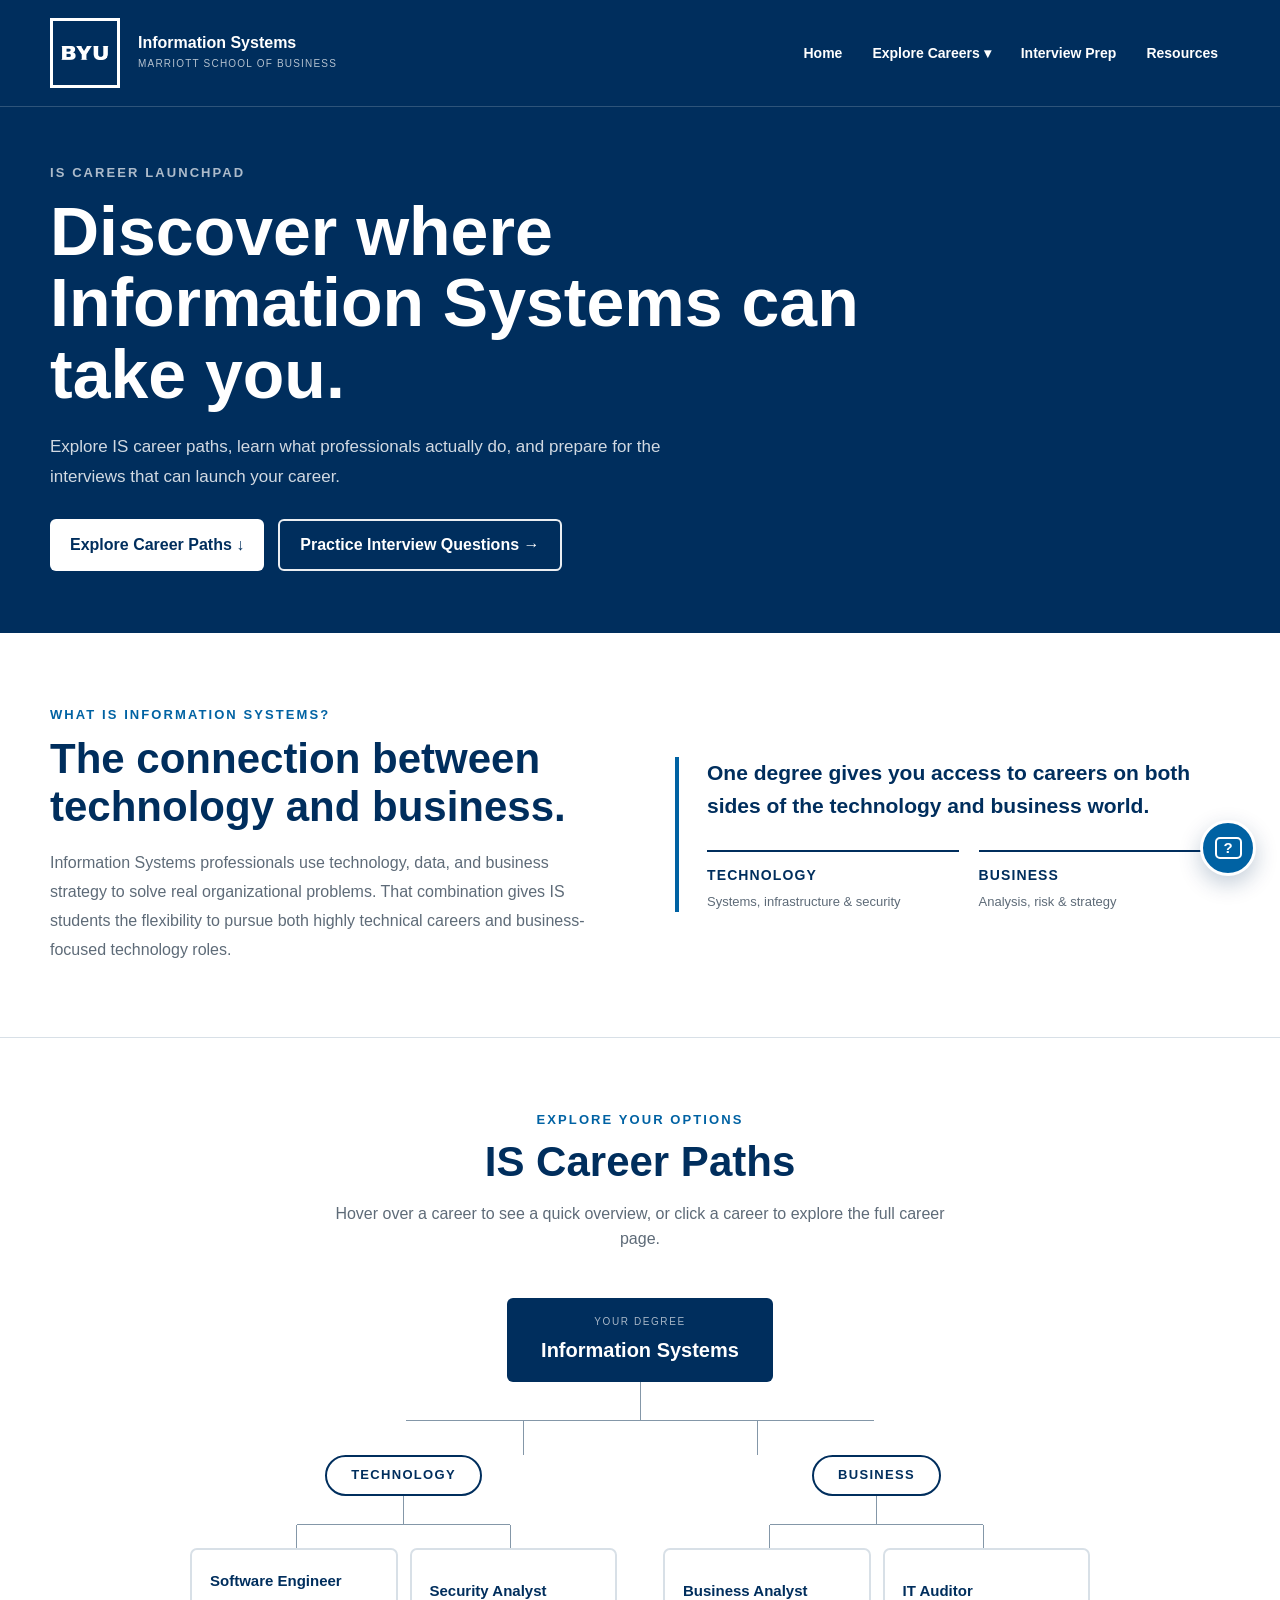
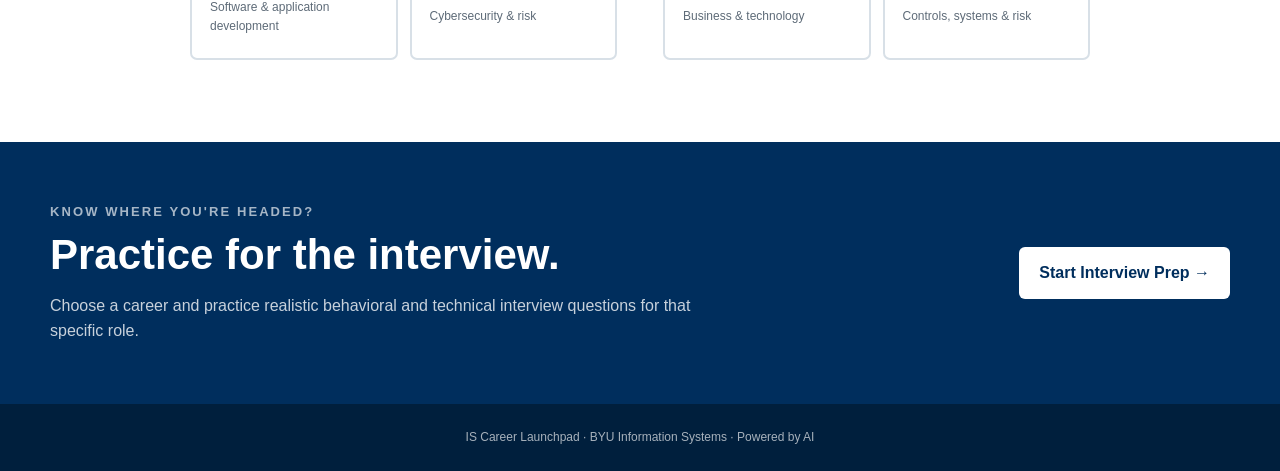
<file: index.html>
<!DOCTYPE html>
<html lang="en">
<head>
  <link rel="icon" type="image/png" href="images/medallionblue.png">
  <meta charset="UTF-8" />
  <meta name="viewport" content="width=device-width, initial-scale=1.0" />
  <title>IS Career Launchpad</title>
  <link rel="stylesheet" href="styles.css" />
</head>

<body>

  <header>

    <!-- NAVIGATION -->
    <nav class="navbar">
      <div class="container nav-inner">

        <a href="index.html" class="brand">
          <div class="brand-mark">
            <img src="images/byulogo.png" alt="BYU Logo" class="byu-logo" />
          </div>

          <div>
            <div class="brand-title">Information Systems</div>
            <div class="brand-subtitle">Marriott School of Business</div>
          </div>
        </a>

        <div class="nav-links">
          <a href="index.html">Home</a>

          <div class="nav-dropdown">
            <a href="index.html#careers" class="dropdown-toggle">
              Explore Careers ▾
            </a>

            <div class="dropdown-menu">
              <a href="programming.html">Software Engineer</a>
              <a href="security.html">Security Analyst</a>
              <a href="ba.html">Business Analyst</a>
              <a href="audit.html">IT Auditor</a>
            </div>
          </div>

          <a href="interview.html">Interview Prep</a>
          <a href="resources.html">Resources</a>
        </div>

      </div>
    </nav>


    <!-- HERO -->
    <section class="hero">
      <div class="container">

        <div class="eyebrow">IS Career Launchpad</div>

        <h1>
          Discover where Information Systems can take you.
        </h1>

        <p>
          Explore IS career paths, learn what professionals actually do,
          and prepare for the interviews that can launch your career.
        </p>

        <div class="hero-actions">
          <a href="#careers" class="primary-button">
            Explore Career Paths ↓
          </a>

          <a href="interview.html" class="secondary-button">
            Practice Interview Questions →
          </a>
        </div>

      </div>
    </section>

  </header>


  <main>

    <!-- WHAT IS IS -->
    <section class="intro">
      <div class="container intro-grid">

        <div>
          <div class="eyebrow">
            What is Information Systems?
          </div>

          <h2>
            The connection between technology and business.
          </h2>

          <p>
            Information Systems professionals use technology, data, and
            business strategy to solve real organizational problems.
            That combination gives IS students the flexibility to pursue
            both highly technical careers and business-focused technology
            roles.
          </p>
        </div>


        <div class="intro-callout">

          <p>
            One degree gives you access to careers on both sides of the
            technology and business world.
          </p>

          <div class="side-types">

            <div class="side-type">
              <strong>TECHNOLOGY</strong>
              <span>Systems, infrastructure &amp; security</span>
            </div>

            <div class="side-type">
              <strong>BUSINESS</strong>
              <span>Analysis, risk &amp; strategy</span>
            </div>

          </div>
        </div>

      </div>
    </section>


    <!-- CAREER PATHS -->
    <section class="career-section" id="careers">

      <div class="container">

        <div class="section-heading">

          <div class="eyebrow">
            Explore your options
          </div>

          <h2>IS Career Paths</h2>

          <p>
            Hover over a career to see a quick overview,
            or click a career to explore the full career page.
          </p>

        </div>


        <div class="career-map">

          <!-- DEGREE -->
          <div class="degree-box">
            <small>Your Degree</small>
            <strong>Information Systems</strong>
          </div>

          <div class="tree-stem"></div>
          <div class="tree-branch"></div>

          <div class="category-grid">
            <div class="category-drop"></div>
            <div class="category-drop"></div>
          </div>


          <div class="career-columns">


            <!-- ==================== -->
            <!-- TECHNOLOGY CAREERS -->
            <!-- ==================== -->

            <div class="career-column">

              <div class="category-title">
                Technology
              </div>

              <div class="category-line"></div>
              <div class="category-split"></div>

              <div class="card-drops">
                <div class="card-drop"></div>
                <div class="card-drop"></div>
              </div>


              <div class="career-cards">

                <!-- SOFTWARE ENGINEER -->
                <button
                  type="button"
                  class="career-card"
                  data-career="Software Engineer"
                  data-summary="Design, develop, test, and maintain software applications and systems that solve organizational problems."
                  data-tools="Python · JavaScript · Git · SQL"
                  data-link="programming.html"
                >
                  <strong>Software Engineer</strong>
                  <span>
                    Software &amp; application development
                  </span>
                </button>


                <!-- SECURITY ANALYST -->
                <button
                  type="button"
                  class="career-card"
                  data-career="Security Analyst"
                  data-summary="Protect systems, networks, and organizational data by monitoring threats, identifying vulnerabilities, and helping reduce cybersecurity risk."
                  data-tools="Security · Networks · Risk · SIEM"
                  data-link="security.html"
                >
                  <strong>Security Analyst</strong>
                  <span>
                    Cybersecurity &amp; risk
                  </span>
                </button>

              </div>
            </div>



            <!-- ==================== -->
            <!-- BUSINESS CAREERS -->
            <!-- ==================== -->

            <div class="career-column">

              <div class="category-title">
                Business
              </div>

              <div class="category-line"></div>
              <div class="category-split"></div>

              <div class="card-drops">
                <div class="card-drop"></div>
                <div class="card-drop"></div>
              </div>


              <div class="career-cards">

                <!-- BUSINESS ANALYST -->
                <button
                  type="button"
                  class="career-card"
                  data-career="Business Analyst"
                  data-summary="Connect business needs with technology solutions by gathering requirements, analyzing processes, and helping teams make better system decisions."
                  data-tools="SQL · Requirements · Process Mapping · Excel"
                  data-link="ba.html"
                >
                  <strong>Business Analyst</strong>
                  <span>
                    Business &amp; technology
                  </span>
                </button>


                <!-- IT AUDITOR -->
                <button
                  type="button"
                  class="career-card"
                  data-career="IT Auditor"
                  data-summary="Evaluate technology systems, controls, and processes to identify risks, improve compliance, and help organizations protect critical information."
                  data-tools="IT Controls · Risk · Compliance · Audit"
                  data-link="audit.html"
                >
                  <strong>IT Auditor</strong>
                  <span>
                    Controls, systems &amp; risk
                  </span>
                </button>

              </div>
            </div>

          </div>


          <!-- CAREER PREVIEW -->
          <div
            class="career-preview"
            id="careerPreview"
            aria-live="polite"
          >

            <div class="preview-label">
              Career Preview
            </div>

            <h3 id="previewTitle"></h3>

            <p id="previewSummary"></p>

            <div
              class="preview-tools"
              id="previewTools"
            ></div>

            <a
              href="#"
              class="preview-link"
              id="previewLink"
            >
              Explore Career →
            </a>

          </div>

        </div>
      </div>

    </section>



    <!-- INTERVIEW PREP -->
    <section
      class="interview-cta"
      id="interview"
    >

      <div class="container cta-inner">

        <div>

          <div class="eyebrow">
            Know where you're headed?
          </div>

          <h2>
            Practice for the interview.
          </h2>

          <p>
            Choose a career and practice realistic behavioral
            and technical interview questions for that specific role.
          </p>

        </div>

        <a
          href="interview.html"
          class="cta-button"
        >
          Start Interview Prep →
        </a>

      </div>

    </section>

  </main>


  <!-- FOOTER -->
<footer>
  IS Career Launchpad · BYU Information Systems · Powered by AI
</footer>


  <script src="script.js"></script>

  <div class="chatbot" data-chatbot>
  <div class="chatbot-panel" data-chatbot-panel hidden>

    <div class="chatbot-header">
      <div>
        <span class="chatbot-kicker">AI Career Assistant</span>
        <h2>Ask about IS</h2>
        <span style="font-size: 11px; opacity: 0.7;">Powered by Gemini</span>
      </div>

      <button
        class="chatbot-close"
        type="button"
        data-chatbot-close
        aria-label="Close chat"
      >
        x
      </button>
    </div>

    <div
      class="chatbot-messages"
      data-chatbot-messages
      aria-live="polite"
    >
      <div class="chatbot-message chatbot-message-bot">
        Hi! I'm an AI career assistant powered by Gemini. I can help you find IS career paths, recruiting resources, and BYU Information Systems links.
      </div>
    </div>

    <div
      class="chatbot-suggestions"
      data-chatbot-suggestions
    >
      <button
        type="button"
        data-chatbot-question="What careers can I explore?"
      >
        Career paths
      </button>

      <button
        type="button"
        data-chatbot-question="Where can I find BYU IS?"
      >
        BYU IS
      </button>

      <button
        type="button"
        data-chatbot-question="How should I prepare for recruiting?"
      >
        Recruiting prep
      </button>
    </div>

    <form
      class="chatbot-form"
      data-chatbot-form
    >
      <label
        class="sr-only"
        for="chatbotInput"
      >
        Ask a question
      </label>

      <input
        id="chatbotInput"
        data-chatbot-input
        type="text"
        placeholder="Ask a question..."
        autocomplete="off"
      />

      <button
        type="submit"
        aria-label="Send question"
      >
        &#8594;
      </button>
    </form>

    <p class="chatbot-note">
      AI-generated responses may not always be accurate.
    </p>

  </div>

  <button
    class="chatbot-launcher"
    type="button"
    data-chatbot-open
    aria-label="Open AI Career Assistant chat"
  >
    <span
      class="chatbot-launcher-icon"
      aria-hidden="true"
    >
      ?
    </span>

    <span class="chatbot-tooltip">
      Ask the AI Career Assistant
    </span>
  </button>
</div>

<script src="chatbot.js"></script>

</body>
</html>
</file>
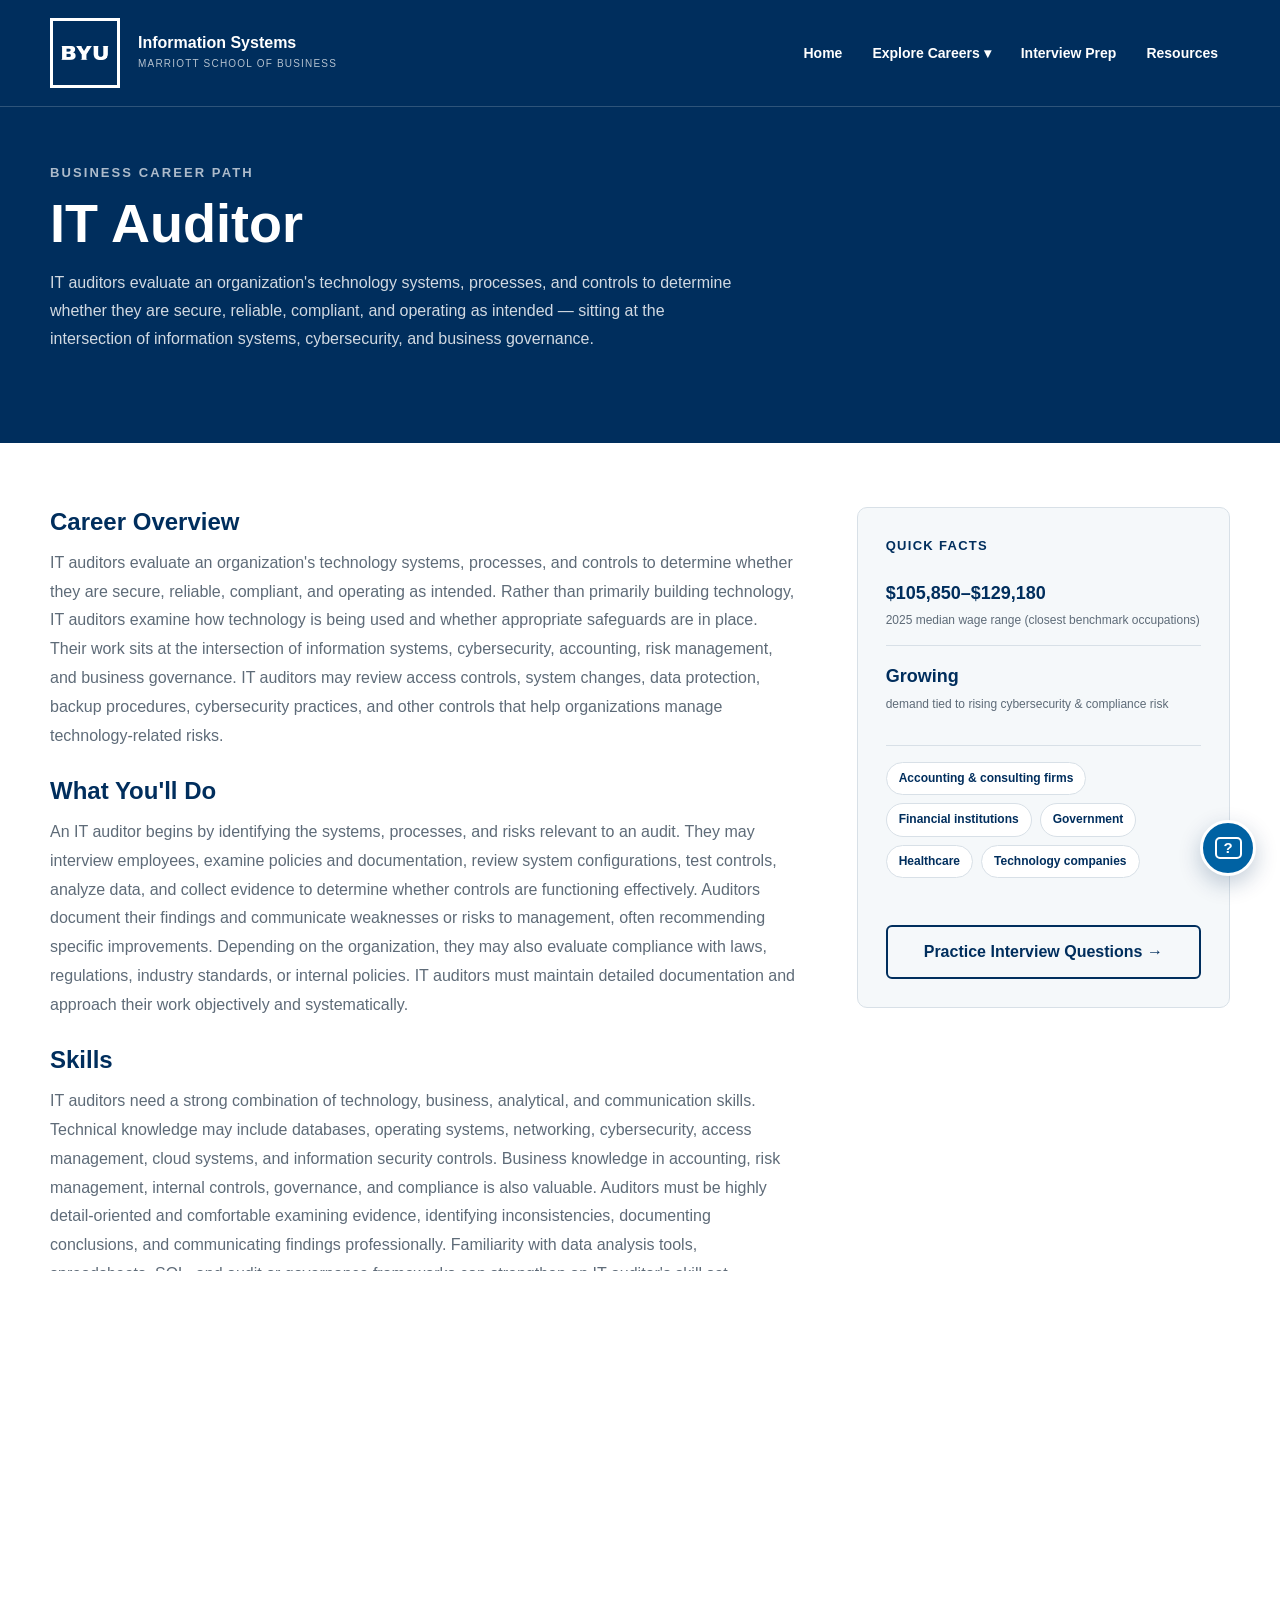
<file: audit.html>
<!DOCTYPE html>
<html lang="en">
<head>
  <link rel="icon" type="image/png" href="images/medallionblue.png">
  <meta charset="UTF-8" />
  <meta name="viewport" content="width=device-width, initial-scale=1.0" />
  <title>IT Auditor · IS Career Launchpad</title>
  <link rel="stylesheet" href="styles.css" />
</head>

<body>
  <header>
    <nav class="navbar">
      <div class="container nav-inner">
        <a href="index.html" class="brand">
          <div class="brand-mark">
            <img
              src="images/byulogo.png"
              alt="BYU Logo"
              class="byu-logo"
            />
          </div>

          <div>
            <div class="brand-title">Information Systems</div>
            <div class="brand-subtitle">Marriott School of Business</div>
          </div>
        </a>

        <div class="nav-links">
          <a href="index.html">Home</a>

          <div class="nav-dropdown">
            <a href="index.html#careers" class="dropdown-toggle">
              Explore Careers ▾
            </a>

            <div class="dropdown-menu">
              <a href="programming.html">Software Engineer</a>
              <a href="security.html">Security Analyst</a>
              <a href="ba.html">Business Analyst</a>
              <!--AUDIT-->
            </div>
          </div>

          <a href="interview.html">Interview Prep</a>
          <a href="resources.html">Resources</a>

        </div>

      </div>
    </nav>

    <section class="page-hero">
      <div class="container">
        
        <div class="eyebrow">Business Career Path</div>
        <h1>IT Auditor</h1>
        <p>
          IT auditors evaluate an organization's technology systems, processes, and controls to
          determine whether they are secure, reliable, compliant, and operating as intended —
          sitting at the intersection of information systems, cybersecurity, and business
          governance.
        </p>
        <br>
      </div>
    </section>
  </header>

  <main>
    <section class="detail-section">
      <div class="container detail-layout">
        <article class="detail-article">
          <h2>Career Overview</h2>
          <p>
            IT auditors evaluate an organization's technology systems, processes, and controls to
            determine whether they are secure, reliable, compliant, and operating as intended.
            Rather than primarily building technology, IT auditors examine how technology is being
            used and whether appropriate safeguards are in place. Their work sits at the
            intersection of information systems, cybersecurity, accounting, risk management, and
            business governance. IT auditors may review access controls, system changes, data
            protection, backup procedures, cybersecurity practices, and other controls that help
            organizations manage technology-related risks.
          </p>
          <br>

          <h2>What You'll Do</h2>
          <p>
            An IT auditor begins by identifying the systems, processes, and risks relevant to an
            audit. They may interview employees, examine policies and documentation, review system
            configurations, test controls, analyze data, and collect evidence to determine whether
            controls are functioning effectively. Auditors document their findings and communicate
            weaknesses or risks to management, often recommending specific improvements. Depending
            on the organization, they may also evaluate compliance with laws, regulations,
            industry standards, or internal policies. IT auditors must maintain detailed
            documentation and approach their work objectively and systematically.
          </p>
          <br>

          <h2>Skills</h2>
          <p>
            IT auditors need a strong combination of technology, business, analytical, and
            communication skills. Technical knowledge may include databases, operating systems,
            networking, cybersecurity, access management, cloud systems, and information security
            controls. Business knowledge in accounting, risk management, internal controls,
            governance, and compliance is also valuable. Auditors must be highly detail-oriented
            and comfortable examining evidence, identifying inconsistencies, documenting
            conclusions, and communicating findings professionally. Familiarity with data analysis
            tools, spreadsheets, SQL, and audit or governance frameworks can strengthen an IT
            auditor's skill set.
          </p>
          <br>

          <h2>Education</h2>
          <p>
            A bachelor's degree in information systems, accounting, cybersecurity, business, or a
            related field can prepare students for IT auditing. Information Systems is especially
            relevant because it provides students with an understanding of both technology and
            business processes. Coursework in accounting, information security, databases, systems
            analysis, risk management, and internal controls can be useful preparation. Professional
            certifications may also become valuable as an auditor's career develops. Relevant
            experience through internships in audit, consulting, cybersecurity, or technology can
            help students demonstrate practical knowledge.
          </p>
          <br>

          <h2>Career Path</h2>
          <p>
            Entry-level professionals may begin as IT audit associates, technology risk associates,
            internal audit analysts, or consulting associates. With experience, they can advance to
            senior IT auditor, IT audit manager, technology risk manager, or internal audit
            manager. Professionals may also specialize in areas such as cybersecurity auditing,
            cloud controls, compliance, privacy, or technology risk. Experienced IT auditors can
            move into broader risk-management, governance, cybersecurity, consulting, or executive
            roles.
          </p>
          <br>

          <h2>Example Projects</h2>
          <p>
            An IT auditing student might perform a mock audit of an organization's user-access
            controls, evaluating whether employees have appropriate permissions and whether former
            employees' accounts are properly removed. Other projects could include reviewing a
            fictional company's backup and disaster-recovery controls, evaluating cybersecurity
            policies, testing database access controls, or creating an IT risk assessment. A
            comprehensive project could involve identifying risks, documenting existing controls,
            designing audit tests, analyzing evidence, writing findings, and presenting
            recommendations to management.
          </p>
          <br>

          <h2>Common Employers</h2>
          <p>
            IT auditors commonly work for public accounting and consulting firms, internal audit
            departments, financial institutions, government organizations, healthcare companies,
            technology companies, and large corporations. Consulting and accounting firms may employ
            IT auditors to perform technology-risk assessments for multiple clients, while internal
            auditors typically focus on the systems and controls of a single organization. Industries
            with significant regulatory requirements or large amounts of sensitive information often
            have substantial demand for technology-risk and audit professionals.
          </p>
          <br>
        </article>

        <aside class="quick-facts">
          <h3>Quick Facts</h3>

          <div class="fact-row">
            <span class="fact-value">$105,850–$129,180</span>
            <span class="fact-label">2025 median wage range (closest benchmark occupations)</span>
          </div>

          <div class="fact-row">
            <span class="fact-value">Growing</span>
            <span class="fact-label">demand tied to rising cybersecurity & compliance risk</span>
          </div>

          <div class="tag-list">
            <span>Accounting & consulting firms</span>
            <span>Financial institutions</span>
            <span>Government</span>
            <span>Healthcare</span>
            <span>Technology companies</span>
          </div>
          <br>

          <a href="interview.html" class="cta-button-outline"> Practice Interview Questions → </a>
        </aside>
      </div>
    </section>

  </main>

<footer>
  IS Career Launchpad · BYU Information Systems · Powered by AI
</footer>

  <div class="chatbot" data-chatbot>
    <div class="chatbot-panel" data-chatbot-panel hidden>
      <div class="chatbot-header"><div><span class="chatbot-kicker">IS Career Guide</span><h2>Ask about IS</h2></div><button class="chatbot-close" type="button" data-chatbot-close aria-label="Close chat">x</button></div>
      <div class="chatbot-messages" data-chatbot-messages aria-live="polite"><div class="chatbot-message chatbot-message-bot">Hi! I can help you find IS career paths, recruiting resources, and BYU Information Systems links.</div></div>
      <div class="chatbot-suggestions" data-chatbot-suggestions><button type="button" data-chatbot-question="What careers can I explore?">Career paths</button><button type="button" data-chatbot-question="Where can I find BYU IS?">BYU IS</button><button type="button" data-chatbot-question="How should I prepare for recruiting?">Recruiting prep</button></div>
      <form class="chatbot-form" data-chatbot-form><label class="sr-only" for="chatbotInput">Ask a question</label><input id="chatbotInput" data-chatbot-input type="text" placeholder="Ask a question..." autocomplete="off" /><button type="submit" aria-label="Send question">&#8594;</button></form><p class="chatbot-note">For official details, follow the links in my answers.</p>
    </div>
    <button class="chatbot-launcher" type="button" data-chatbot-open aria-label="Open IS Career Guide chat"><span class="chatbot-launcher-icon" aria-hidden="true">?</span><span class="chatbot-tooltip">Ask the IS Career Guide</span></button>
  </div>
  <script src="chatbot.js"></script>
</body>
</html>
</file>
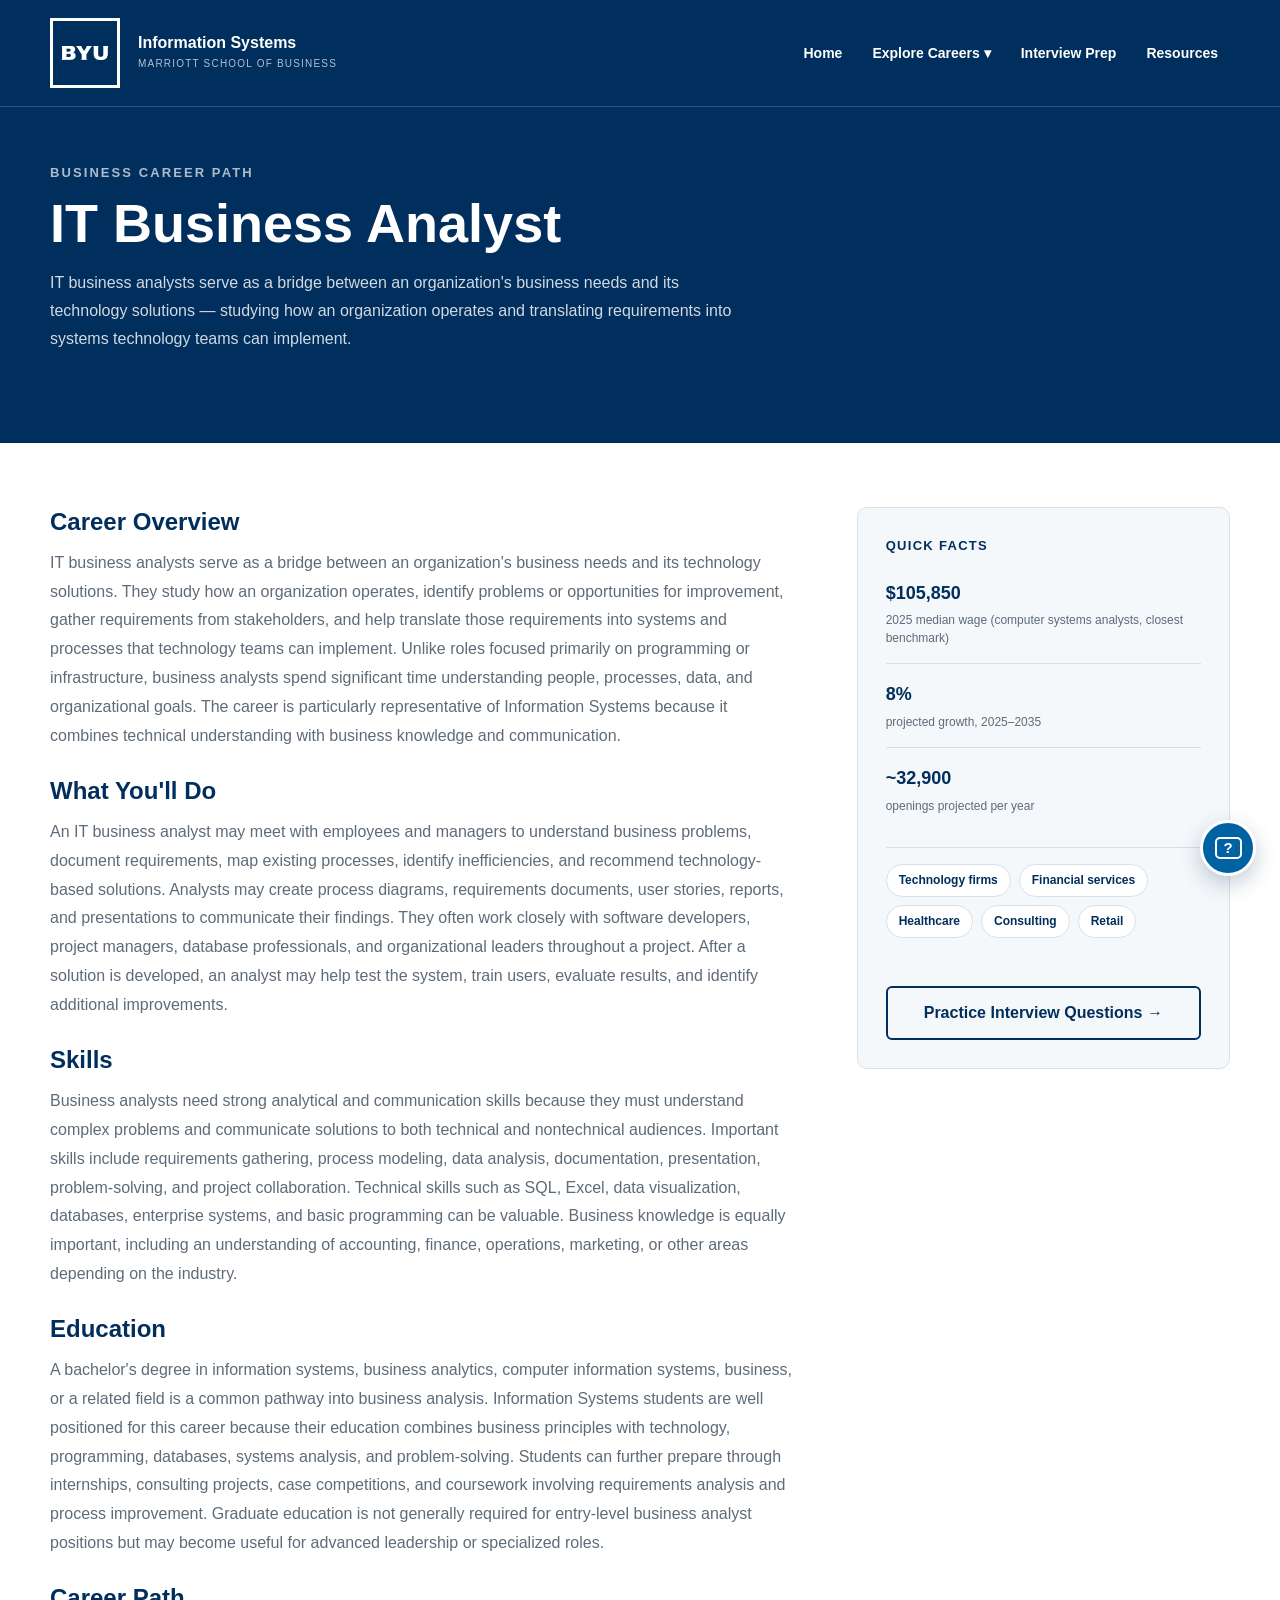
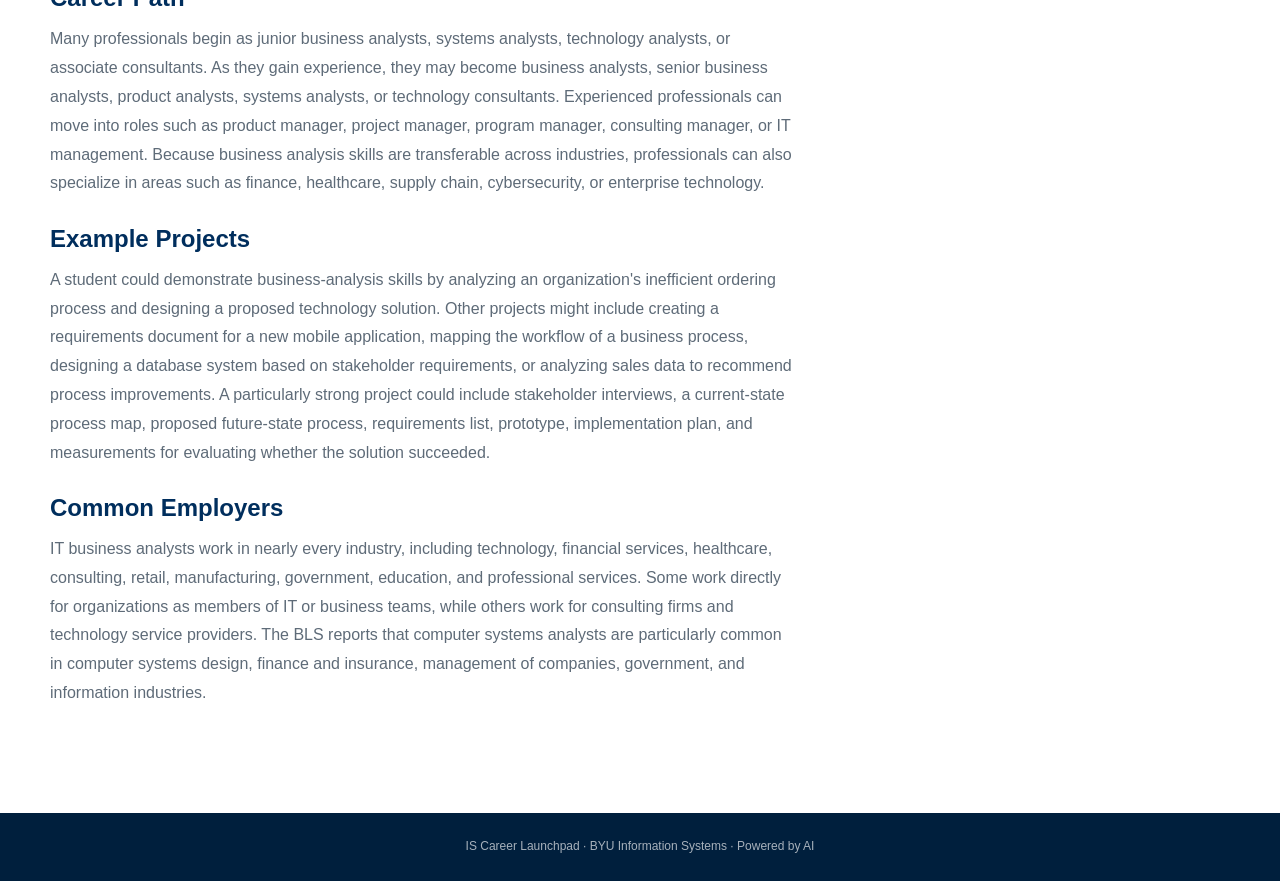
<file: ba.html>
<!DOCTYPE html>
<html lang="en">
<head>
  <link rel="icon" type="image/png" href="images/medallionblue.png">
  <meta charset="UTF-8" />
  <meta name="viewport" content="width=device-width, initial-scale=1.0" />
  <title>IT Business Analyst · IS Career Launchpad</title>
  <link rel="stylesheet" href="styles.css" />
</head>

<body>
  <header>
    <nav class="navbar">
      <div class="container nav-inner">
        <a href="index.html" class="brand">
          <div class="brand-mark">
            <img
              src="images/byulogo.png"
              alt="BYU Logo"
              class="byu-logo"
            />
          </div>

          <div>
            <div class="brand-title">Information Systems</div>
            <div class="brand-subtitle">Marriott School of Business</div>
          </div>
        </a>

        <div class="nav-links">
          <a href="index.html">Home</a>

          <div class="nav-dropdown">
            <a href="index.html#careers" class="dropdown-toggle">
              Explore Careers ▾
            </a>

            <div class="dropdown-menu">
              <a href="programming.html">Software Engineer</a>
              <a href="security.html">Security Analyst</a>
              <!--ANALYST-->
              <a href="audit.html">IT Auditor</a>
            </div>
          </div>

          <a href="interview.html">Interview Prep</a>
          <a href="resources.html">Resources</a>

        </div>

      </div>
    </nav>

    <section class="page-hero">
      <div class="container">
        
        <div class="eyebrow">Business Career Path</div>
        <h1>IT Business Analyst</h1>
        <p>
          IT business analysts serve as a bridge between an organization's business needs and its
          technology solutions — studying how an organization operates and translating
          requirements into systems technology teams can implement.
        </p>
        <br>
      </div>
    </section>
  </header>

  <main>
    <section class="detail-section">
      <div class="container detail-layout">
        <article class="detail-article">
          <h2>Career Overview</h2>
          <p>
            IT business analysts serve as a bridge between an organization's business needs and
            its technology solutions. They study how an organization operates, identify problems
            or opportunities for improvement, gather requirements from stakeholders, and help
            translate those requirements into systems and processes that technology teams can
            implement. Unlike roles focused primarily on programming or infrastructure, business
            analysts spend significant time understanding people, processes, data, and
            organizational goals. The career is particularly representative of Information Systems
            because it combines technical understanding with business knowledge and communication.
          </p>
          <br>

          <h2>What You'll Do</h2>
          <p>
            An IT business analyst may meet with employees and managers to understand business
            problems, document requirements, map existing processes, identify inefficiencies, and
            recommend technology-based solutions. Analysts may create process diagrams,
            requirements documents, user stories, reports, and presentations to communicate their
            findings. They often work closely with software developers, project managers, database
            professionals, and organizational leaders throughout a project. After a solution is
            developed, an analyst may help test the system, train users, evaluate results, and
            identify additional improvements.
          </p>
          <br>

          <h2>Skills</h2>
          <p>
            Business analysts need strong analytical and communication skills because they must
            understand complex problems and communicate solutions to both technical and
            nontechnical audiences. Important skills include requirements gathering, process
            modeling, data analysis, documentation, presentation, problem-solving, and project
            collaboration. Technical skills such as SQL, Excel, data visualization, databases,
            enterprise systems, and basic programming can be valuable. Business knowledge is
            equally important, including an understanding of accounting, finance, operations,
            marketing, or other areas depending on the industry.
          </p>
          <br>

          <h2>Education</h2>
          <p>
            A bachelor's degree in information systems, business analytics, computer information
            systems, business, or a related field is a common pathway into business analysis.
            Information Systems students are well positioned for this career because their
            education combines business principles with technology, programming, databases,
            systems analysis, and problem-solving. Students can further prepare through
            internships, consulting projects, case competitions, and coursework involving
            requirements analysis and process improvement. Graduate education is not generally
            required for entry-level business analyst positions but may become useful for advanced
            leadership or specialized roles.
          </p>
          <br>

          <h2>Career Path</h2>
          <p>
            Many professionals begin as junior business analysts, systems analysts, technology
            analysts, or associate consultants. As they gain experience, they may become business
            analysts, senior business analysts, product analysts, systems analysts, or technology
            consultants. Experienced professionals can move into roles such as product manager,
            project manager, program manager, consulting manager, or IT management. Because
            business analysis skills are transferable across industries, professionals can also
            specialize in areas such as finance, healthcare, supply chain, cybersecurity, or
            enterprise technology.
          </p>
          <br>

          <h2>Example Projects</h2>
          <p>
            A student could demonstrate business-analysis skills by analyzing an organization's
            inefficient ordering process and designing a proposed technology solution. Other
            projects might include creating a requirements document for a new mobile application,
            mapping the workflow of a business process, designing a database system based on
            stakeholder requirements, or analyzing sales data to recommend process improvements. A
            particularly strong project could include stakeholder interviews, a current-state
            process map, proposed future-state process, requirements list, prototype,
            implementation plan, and measurements for evaluating whether the solution succeeded.
          </p>
          <br>

          <h2>Common Employers</h2>
          <p>
            IT business analysts work in nearly every industry, including technology, financial
            services, healthcare, consulting, retail, manufacturing, government, education, and
            professional services. Some work directly for organizations as members of IT or business
            teams, while others work for consulting firms and technology service providers. The BLS
            reports that computer systems analysts are particularly common in computer systems
            design, finance and insurance, management of companies, government, and information
            industries.
         </p>
         <br>

        </article>

        <aside class="quick-facts">
          <h3>Quick Facts</h3>

          <div class="fact-row">
            <span class="fact-value">$105,850</span>
            <span class="fact-label">2025 median wage (computer systems analysts, closest benchmark)</span>
          </div>

          <div class="fact-row">
            <span class="fact-value">8%</span>
            <span class="fact-label">projected growth, 2025–2035</span>
          </div>

          <div class="fact-row">
            <span class="fact-value">~32,900</span>
            <span class="fact-label">openings projected per year</span>
          </div>

          <div class="tag-list">
            <span>Technology firms</span>
            <span>Financial services</span>
            <span>Healthcare</span>
            <span>Consulting</span>
            <span>Retail</span>
          </div>
          <br>

          <a href="interview.html" class="cta-button-outline"> Practice Interview Questions → </a>
        </aside>
      </div>
    </section>
  </main>

<footer>
  IS Career Launchpad · BYU Information Systems · Powered by AI
</footer>

  <div class="chatbot" data-chatbot>
    <div class="chatbot-panel" data-chatbot-panel hidden>
      <div class="chatbot-header"><div><span class="chatbot-kicker">IS Career Guide</span><h2>Ask about IS</h2></div><button class="chatbot-close" type="button" data-chatbot-close aria-label="Close chat">x</button></div>
      <div class="chatbot-messages" data-chatbot-messages aria-live="polite"><div class="chatbot-message chatbot-message-bot">Hi! I can help you find IS career paths, recruiting resources, and BYU Information Systems links.</div></div>
      <div class="chatbot-suggestions" data-chatbot-suggestions><button type="button" data-chatbot-question="What careers can I explore?">Career paths</button><button type="button" data-chatbot-question="Where can I find BYU IS?">BYU IS</button><button type="button" data-chatbot-question="How should I prepare for recruiting?">Recruiting prep</button></div>
      <form class="chatbot-form" data-chatbot-form><label class="sr-only" for="chatbotInput">Ask a question</label><input id="chatbotInput" data-chatbot-input type="text" placeholder="Ask a question..." autocomplete="off" /><button type="submit" aria-label="Send question">&#8594;</button></form><p class="chatbot-note">For official details, follow the links in my answers.</p>
    </div>
    <button class="chatbot-launcher" type="button" data-chatbot-open aria-label="Open IS Career Guide chat"><span class="chatbot-launcher-icon" aria-hidden="true">?</span><span class="chatbot-tooltip">Ask the IS Career Guide</span></button>
  </div>
  <script src="chatbot.js"></script>
</body>
</html>
</file>
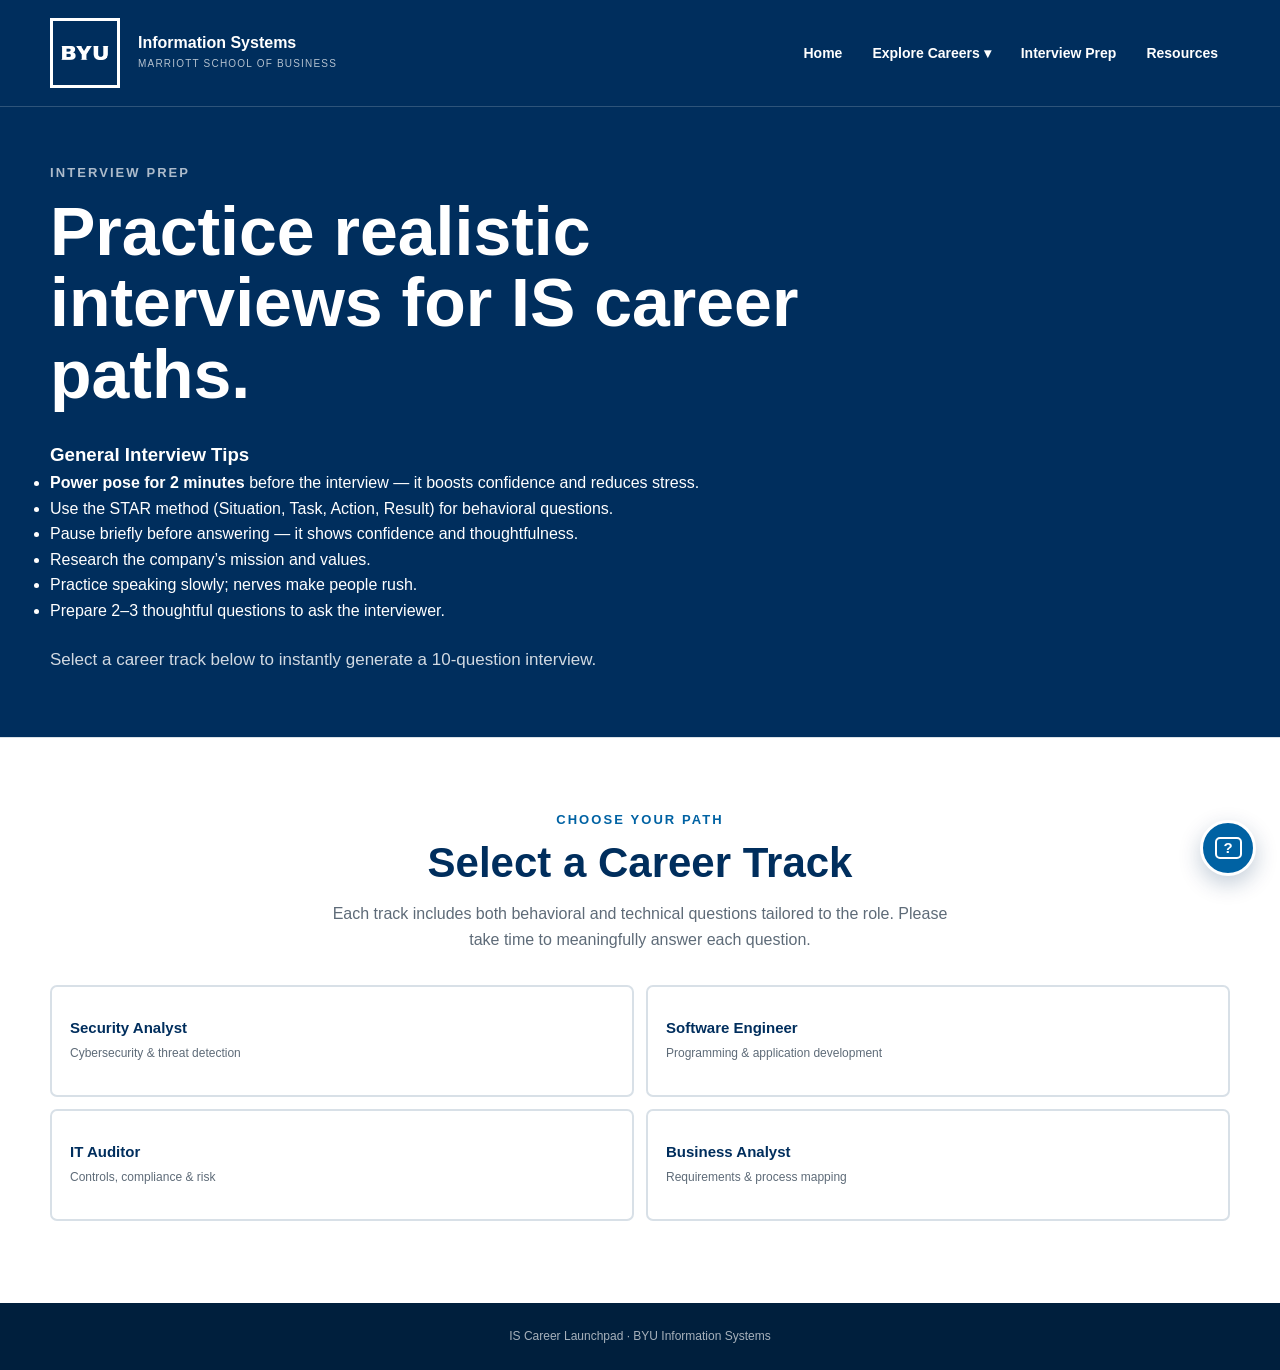
<file: interview.html>
<!DOCTYPE html>
<html lang="en">
<head>
  <link rel="icon" type="image/png" href="images/medallionblue.png">
  <meta charset="UTF-8" />
  <meta name="viewport" content="width=device-width, initial-scale=1.0" />
  <title>Interview Prep | IS Career Launchpad</title>
  <link rel="stylesheet" href="styles.css" />

  <style>
    /* Enhanced question styling */
    .question-block {
      margin-top: 16px;
      padding: 24px;
      background: var(--white);
      border-radius: 10px;
      border: 1px solid var(--border);
      box-shadow: 0 4px 12px rgba(0,46,93,0.06);
      transition: transform .2s ease, box-shadow .2s ease;
    }

    .question-block:hover {
      transform: translateY(-2px);
      box-shadow: 0 8px 20px rgba(0,46,93,0.12);
    }

    .question-block h4 {
      color: var(--navy);
      margin-bottom: 6px;
      font-size: 20px;
    }

    .question-block p {
      color: var(--text);
      font-size: 15px;
      margin-bottom: 12px;
    }

    .question-block textarea {
      width: 100%;
      padding: 12px;
      border-radius: 6px;
      border: 1px solid var(--border);
      min-height: 32px;
      font-size: 14px;
      resize: vertical;
    }

    .good-answer {
      margin-top: 14px;
      padding: 14px;
      background: var(--soft);
      border-left: 4px solid var(--blue);
      border-radius: 4px;
      display: none;
      font-size: 14px;
    }

    .feedback {
      margin-top: 10px;
      padding: 10px;
      background: #e8f5e9;
      border-left: 4px solid #2e7d32;
      border-radius: 4px;
      display: none;
      font-size: 14px;
      color: #1b5e20;
    }

    .submit-btn, .reset-btn {
      margin-top: 30px;
      padding: 13px 20px;
      border-radius: 6px;
      font-weight: 700;
      border: none;
    }

    .submit-btn {
      background: var(--navy);
      color: white;
    }

    .reset-btn {
      background: var(--blue);
      color: white;
      margin-left: 12px;
    }
  </style>
</head>

<body>

  <!-- NAV -->
  <header>
    <nav class="navbar">
      <div class="container nav-inner">

        <a href="index.html" class="brand">
          <div class="brand-mark">
            <img
              src="images/byulogo.png"
              alt="BYU Logo"
              class="byu-logo"
            />
          </div>

          <div>
            <div class="brand-title">Information Systems</div>
            <div class="brand-subtitle">Marriott School of Business</div>
          </div>
        </a>

        <div class="nav-links">
          <a href="index.html">Home</a>
          <div class="nav-dropdown">
            <a href="index.html#careers" class="dropdown-toggle">
              Explore Careers ▾
            </a>

            <div class="dropdown-menu">
              <a href="programming.html">Software Engineer</a>
              <a href="security.html">Security Analyst</a>
              <a href="ba.html">Business Analyst</a>
              <a href="audit.html">IT Auditor</a>
            </div>
          </div>
          <a href="interview.html">Interview Prep</a>
          <a href="resources.html">Resources</a>
        </div>

      </div>
    </nav>

    <section class="hero">
      <div class="container">
        <div class="eyebrow">Interview Prep</div>
        <h1>Practice realistic interviews for IS career paths.</h1>
        <!-- TIPS -->
        <div class="tips-box" style="margin-top:30px;">
          <h3>General Interview Tips</h3>
          <ul>
            <li><strong>Power pose for 2 minutes</strong> before the interview — it boosts confidence and reduces stress.</li>
            <li>Use the STAR method (Situation, Task, Action, Result) for behavioral questions.</li>
            <li>Pause briefly before answering — it shows confidence and thoughtfulness.</li>
            <li>Research the company’s mission and values.</li>
            <li>Practice speaking slowly; nerves make people rush.</li>
            <li>Prepare 2–3 thoughtful questions to ask the interviewer.</li>
          </ul>
        </div>
        <p>Select a career track below to instantly generate a 10‑question interview.</p>
      </div>
    </section>
  </header>

  <main>
    <section class="career-section">
      <div class="container">
        <div class="section-heading">
          <div class="eyebrow">Choose your path</div>
          <h2>Select a Career Track</h2>
          <p>Each track includes both behavioral and technical questions tailored to the role. Please take time to meaningfully answer each question.</p>
        </div>

        <div class="career-cards" id="careerSelect">
          <button class="career-card" data-track="security_analyst">
            <strong>Security Analyst</strong>
            <span>Cybersecurity & threat detection</span>
          </button>

          <button class="career-card" data-track="software_engineer">
            <strong>Software Engineer</strong>
            <span>Programming & application development</span>
          </button>

          <button class="career-card" data-track="it_auditor">
            <strong>IT Auditor</strong>
            <span>Controls, compliance & risk</span>
          </button>

          <button class="career-card" data-track="it_business_analyst">
            <strong>Business Analyst</strong>
            <span>Requirements & process mapping</span>
          </button>
        </div>

        <div id="interviewArea" class="interview-container"></div>

        <button class="submit-btn" id="submitAnswers" style="display:none;">Submit Answers</button>
        <button class="reset-btn" id="resetInterview" style="display:none;">Reset Interview</button>

      </div>
    </section>
  </main>

  <footer>
    IS Career Launchpad · BYU Information Systems
  </footer>

  <!-- <script src="script.js"></script> -->

  <!-- EMBEDDED JSON -->
  <script>
    const questionData = {
  "behavioral": {
    "communication": [
      {
        "question": "Tell me about a time you had to explain a complex idea to someone with less technical knowledge.",
        "good_answer": "I once had to explain an API integration to a non-technical manager. I broke it down using simple analogies, compared it to sending and receiving mail, and checked in frequently to make sure they were following. By the end, they felt confident making decisions about the project."
      },
      {
        "question": "Describe a situation where miscommunication caused a problem. How did you resolve it?",
        "good_answer": "On one project, a teammate misunderstood a requirement and built the wrong feature. I took responsibility for not being clear enough, clarified the expectations, and set up short daily check-ins so we stayed aligned. The fix went smoothly after that."
      },
      {
        "question": "Give an example of how you handle disagreements in a team.",
        "good_answer": "When disagreements come up, I try to understand everyone’s perspective first. I ask questions, summarize what I’m hearing, and help the team focus on the shared goal. Usually once people feel heard, it’s easier to find a compromise."
      },
      {
        "question": "Tell me about a time you had to deliver difficult feedback.",
        "good_answer": "I had to tell a teammate that their documentation wasn’t meeting the team’s standards. I approached it privately, focused on specific examples, and framed it around helping the team succeed. They appreciated the honesty and improved quickly."
      },
      {
        "question": "Describe a time you persuaded someone to adopt your idea.",
        "good_answer": "I once proposed automating a manual reporting process. A manager was hesitant, so I showed how much time we were losing each week and built a small prototype. Seeing the potential savings convinced them to move forward."
      },
      {
        "question": "Explain how you keep stakeholders informed during a project.",
        "good_answer": "I send regular updates, highlight risks early, and make sure everyone knows what decisions are needed. I try to keep communication simple and predictable so stakeholders never feel out of the loop."
      },
      {
        "question": "Tell me about a time you had to ask for help.",
        "good_answer": "During a project, I hit a roadblock with a tool I wasn’t familiar with. Instead of spinning my wheels, I reached out to a teammate who had experience with it. They walked me through the issue, and I learned something new in the process."
      },
      {
        "question": "Describe a situation where you had to communicate under pressure.",
        "good_answer": "We had a production issue that needed immediate attention. I stayed calm, shared clear updates with the team, and made sure everyone knew their role. Keeping communication steady helped us resolve the issue quickly."
      },
      {
        "question": "Give an example of how you ensure your message is understood.",
        "good_answer": "I usually ask people to repeat back key points or summarize next steps. It’s not about testing them — it’s about making sure we’re aligned before moving forward."
      },
      {
        "question": "Tell me about a time you had to communicate with someone difficult.",
        "good_answer": "I worked with a stakeholder who often dismissed ideas quickly. I learned to present information in a structured way and anticipate their concerns. Once they saw I was prepared, our conversations became much more productive."
      }
    ],

    "teamwork": [
      {
        "question": "Describe a time you worked with a team to solve a problem.",
        "good_answer": "Our team once faced a tight deadline due to unexpected changes. We divided tasks based on strengths, communicated constantly, and supported each other. We delivered on time and the client was happy."
      },
      {
        "question": "Tell me about a time you supported a teammate who was struggling.",
        "good_answer": "A teammate was overwhelmed with a new tool, so I sat down with them and walked through the basics. After that, they felt much more confident and the project moved forward smoothly."
      },
      {
        "question": "Give an example of a successful team project you contributed to.",
        "good_answer": "I worked on a cross-functional project where communication was key. I made sure everyone understood the requirements and helped bridge gaps between technical and non-technical members. The project launched successfully."
      },
      {
        "question": "Describe a time your team disagreed on a direction.",
        "good_answer": "We had two strong opinions on how to design a feature. I suggested we list pros and cons and consider long-term impact. That helped us make a decision everyone felt comfortable with."
      },
      {
        "question": "Tell me about a time you stepped up to help your team meet a deadline.",
        "good_answer": "When a teammate got sick right before a deadline, I volunteered to take on part of their workload. It meant a few late nights, but we delivered on time."
      },
      {
        "question": "Explain how you build trust within a team.",
        "good_answer": "I try to be consistent, follow through on commitments, and communicate openly. When people know they can rely on you, trust builds naturally."
      },
      {
        "question": "Describe a time you had to rely on others to complete a task.",
        "good_answer": "On a project with multiple dependencies, I had to trust the development team to deliver their part. I stayed in close communication and made sure expectations were clear."
      },
      {
        "question": "Tell me about a time you helped improve team morale.",
        "good_answer": "During a stressful project, I organized short check-ins where we could share wins and challenges. It helped everyone feel more connected and supported."
      },
      {
        "question": "Give an example of how you handle team members who don’t contribute equally.",
        "good_answer": "I try to understand what’s causing the issue first. Sometimes people are stuck or unclear about expectations. Once we talk it through, it’s usually easy to get things back on track."
      },
      {
        "question": "Describe a time you learned something valuable from a teammate.",
        "good_answer": "A teammate once showed me a more efficient way to structure documentation. I adopted their method and it improved my workflow significantly."
      }
    ],

    "problem_solving": [
      {
        "question": "Tell me about a difficult problem you solved.",
        "good_answer": "We had a recurring bug that was hard to reproduce. I dug into logs, recreated the environment, and eventually found a configuration issue. Fixing it saved the team a lot of time."
      },
      {
        "question": "Describe a time you solved a problem without having all the information.",
        "good_answer": "I once had to troubleshoot a system issue with limited logs. I used what I had, asked targeted questions, and tested hypotheses until I found the root cause."
      },
      {
        "question": "Give an example of a creative solution you implemented.",
        "good_answer": "We needed a quick way to visualize data without building a full dashboard. I created a simple script that generated charts automatically. It wasn’t fancy, but it solved the problem fast."
      },
      {
        "question": "Tell me about a time you identified a problem before it became serious.",
        "good_answer": "I noticed a pattern of small errors in a report and flagged it. After investigating, we found a data issue that could have caused major problems if left unchecked."
      },
      {
        "question": "Describe a time you had to troubleshoot under pressure.",
        "good_answer": "A critical system went down during peak hours. I stayed calm, worked through the issue step by step, and communicated updates until we restored service."
      },
      {
        "question": "Explain how you break down complex problems.",
        "good_answer": "I break them into smaller pieces, prioritize what matters most, and tackle each part systematically. It keeps things manageable and reduces stress."
      },
      {
        "question": "Tell me about a time you made a mistake and how you fixed it.",
        "good_answer": "I once misinterpreted a requirement and built the wrong workflow. I owned the mistake, corrected it quickly, and updated my process to avoid similar issues."
      },
      {
        "question": "Describe a time you had to choose between multiple solutions.",
        "good_answer": "We had two viable approaches to a feature. I compared cost, complexity, and long-term impact, then recommended the option that aligned best with our goals."
      },
      {
        "question": "Give an example of a time you improved a process.",
        "good_answer": "Our team spent too much time manually updating a spreadsheet. I automated the process, which saved hours each week."
      },
      {
        "question": "Tell me about a time you solved a problem others couldn’t.",
        "good_answer": "A teammate struggled with a tricky integration issue. I approached it from a different angle, found the mismatch in the data format, and fixed it."
      }
    ],

    "leadership": [
      {
        "question": "Tell me about a time you led a project.",
        "good_answer": "I led a small team through a system upgrade. I set clear expectations, kept communication open, and made sure everyone had what they needed. The upgrade went smoothly."
      },
      {
        "question": "Describe a time you motivated others.",
        "good_answer": "During a long project, morale dipped. I started highlighting small wins and recognizing people’s contributions. It helped the team stay energized."
      },
      {
        "question": "Give an example of a time you had to make a tough decision.",
        "good_answer": "We had to choose between delaying a release or shipping with reduced functionality. I weighed the risks and recommended delaying. It was the right call for quality."
      },
      {
        "question": "Tell me about a time you mentored someone.",
        "good_answer": "I mentored a new teammate who was struggling with documentation. I walked them through my process and reviewed their work until they felt confident."
      },
      {
        "question": "Describe a time you had to enforce a standard.",
        "good_answer": "A teammate kept skipping parts of our review process. I reminded them why the standard mattered and helped them adjust their workflow."
      },
      {
        "question": "Explain how you handle leadership under stress.",
        "good_answer": "I stay calm, focus on priorities, and communicate clearly. Stressful situations are easier when the team knows what to expect."
      },
      {
        "question": "Tell me about a time you delegated effectively.",
        "good_answer": "I delegated tasks based on strengths and made sure everyone understood their responsibilities. It helped us finish ahead of schedule."
      },
      {
        "question": "Describe a time you led by example.",
        "good_answer": "During a crunch period, I took on extra work and stayed positive. It encouraged others to push through without feeling overwhelmed."
      },
      {
        "question": "Give an example of how you handle underperforming team members.",
        "good_answer": "I talk to them privately, try to understand what’s going on, and offer support. Clear expectations and empathy usually help them get back on track."
      },
      {
        "question": "Tell me about a time you improved team performance.",
        "good_answer": "I introduced a weekly sync focused on blockers. It helped us catch issues early and improved our overall productivity."
      }
    ],

    "adaptability": [
      {
        "question": "Tell me about a time you had to adapt quickly to a change.",
        "good_answer": "A project’s scope changed suddenly, and we had to pivot. I reassessed priorities, updated the plan, and helped the team adjust without losing momentum."
      },
      {
        "question": "Describe a time you had to learn something new fast.",
        "good_answer": "I had to learn a new reporting tool for a project. I spent a few evenings going through tutorials and asked teammates for tips. Within a week, I was comfortable using it."
      },
      {
        "question": "Give an example of how you handle unexpected obstacles.",
        "good_answer": "When a vendor missed a deadline, I quickly found a workaround using internal tools. It wasn’t ideal, but it kept the project moving."
      },
      {
        "question": "Tell me about a time you had to adjust your approach.",
        "good_answer": "I realized my usual communication style wasn’t working with a particular stakeholder. I switched to shorter, more structured updates, and things improved immediately."
      },
      {
        "question": "Describe a time you worked in an unfamiliar environment.",
        "good_answer": "I joined a project with a team I’d never worked with before. I took time to understand their workflow and adapted quickly so I could contribute effectively."
      },
      {
        "question": "Explain how you handle shifting priorities.",
        "good_answer": "I stay flexible, communicate changes clearly, and make sure everyone understands what’s most important. It helps prevent confusion."
      },
      {
        "question": "Tell me about a time you had to adapt your communication style.",
        "good_answer": "I worked with a stakeholder who preferred very concise updates. I adjusted my style to match theirs, and our collaboration improved."
      },
      {
        "question": "Describe a time you had to take on responsibilities outside your role.",
        "good_answer": "During a busy period, I helped with testing even though it wasn’t my main responsibility. It helped the team meet the deadline."
      },
      {
        "question": "Give an example of how you handle rapid change.",
        "good_answer": "When leadership shifted priorities mid-project, I quickly reorganized tasks and communicated the new direction. Staying calm helped the team adjust."
      },
      {
        "question": "Tell me about a time you overcame uncertainty.",
        "good_answer": "I once joined a project with unclear requirements. I asked questions, gathered information, and helped define the scope so we could move forward confidently."
      }
    ]
  },
  "technical": {
    "security_analyst": {
      "network_security": [
        {
          "question": "Explain the difference between IDS and IPS.",
          "good_answer": "An IDS alerts me when it sees suspicious activity, while an IPS can actually block or stop that activity. I usually describe it as IDS being a security camera and IPS being a security guard."
        },
        {
          "question": "What is a firewall rule?",
          "good_answer": "A firewall rule defines what traffic is allowed or denied. In practice, I make sure rules follow least privilege and are documented so we avoid accidental exposure."
        },
        {
          "question": "Describe how you analyze suspicious network traffic.",
          "good_answer": "I start by establishing a baseline, then look for anomalies like unusual ports or spikes. I use tools like Wireshark to inspect packets and correlate them with logs from the SIEM."
        },
        {
          "question": "Explain what a DDoS attack is.",
          "good_answer": "A DDoS attack overwhelms a service with traffic. When I explain it, I say it’s like thousands of people trying to walk through one door at the same time — nothing gets through."
        },
        {
          "question": "What is lateral movement?",
          "good_answer": "It’s when an attacker moves from one compromised system to others. I look for unusual authentication patterns or privilege escalation attempts to detect it."
        },
        {
          "question": "Explain port scanning.",
          "good_answer": "Port scanning is checking which ports are open on a system. I treat it as reconnaissance and monitor for repeated scans or scans from unexpected sources."
        },
        {
          "question": "Describe how you secure wireless networks.",
          "good_answer": "I enforce WPA3, strong passwords, network segmentation, and disable WPS. I also monitor for rogue access points."
        },
        {
          "question": "What is a NAT gateway?",
          "good_answer": "A NAT gateway lets internal devices access the internet without exposing their private IPs. I use it to reduce attack surface."
        },
        {
          "question": "Explain encryption in transit.",
          "good_answer": "Encryption in transit protects data while it’s moving across networks. I make sure TLS is enforced and certificates are valid."
        },
        {
          "question": "Describe how you detect anomalous network behavior.",
          "good_answer": "I rely on baselines, SIEM alerts, and behavioral analytics. Anything that deviates from normal patterns gets investigated."
        }
      ],

      "endpoint_security": [
        {
          "question": "What is endpoint hardening?",
          "good_answer": "To me, endpoint hardening means reducing attack surface by disabling unnecessary services, enforcing patches, and applying security controls like EDR."
        },
        {
          "question": "Explain what sandboxing is.",
          "good_answer": "Sandboxing isolates applications so if something malicious runs, it can’t affect the rest of the system. I use it often for malware analysis."
        },
        {
          "question": "Describe how you respond to a compromised endpoint.",
          "good_answer": "I isolate the device, collect logs, identify the root cause, remove the threat, and then restore the system. I also check for lateral movement."
        },
        {
          "question": "What is a security patch?",
          "good_answer": "A security patch fixes vulnerabilities. I make sure patches are applied quickly, especially for critical CVEs."
        },
        {
          "question": "Explain privilege escalation.",
          "good_answer": "Privilege escalation is when an attacker gains higher-level access. I look for signs like unusual admin actions or exploitation of known vulnerabilities."
        },
        {
          "question": "Describe how you secure remote access.",
          "good_answer": "I enforce MFA, VPN, device compliance checks, and least privilege. I also monitor remote login logs closely."
        },
        {
          "question": "What is token-based authentication?",
          "good_answer": "It’s when a user gets a token after logging in, and that token proves their identity. I like it because it reduces password exposure."
        },
        {
          "question": "Explain hashing.",
          "good_answer": "Hashing creates a one-way representation of data. I use it to protect passwords and verify file integrity."
        },
        {
          "question": "Describe how you detect insider threats.",
          "good_answer": "I look for unusual access patterns, large data transfers, or attempts to bypass controls. Behavioral analytics tools help a lot."
        },
        {
          "question": "Explain endpoint monitoring.",
          "good_answer": "I use EDR tools to track processes, network connections, and file changes. Anything suspicious gets flagged for review."
        }
      ],

      "incident_response": [
        {
          "question": "Describe your process for investigating a malware infection.",
          "good_answer": "I isolate the system, identify the malware type, check persistence mechanisms, remove it, and then review logs to see how it got in."
        },
        {
          "question": "What is a security incident?",
          "good_answer": "A security incident is any event that threatens confidentiality, integrity, or availability. I classify incidents quickly so response can begin."
        },
        {
          "question": "Explain what a SOC playbook is.",
          "good_answer": "A SOC playbook outlines step-by-step procedures for handling specific incidents. I rely on them to ensure consistency and speed."
        },
        {
          "question": "Describe how you prioritize alerts.",
          "good_answer": "I look at severity, asset importance, and potential impact. Critical alerts involving privileged accounts or sensitive systems come first."
        },
        {
          "question": "Explain how you handle false positives.",
          "good_answer": "I validate the alert, adjust detection rules if needed, and document the behavior so the team learns from it."
        },
        {
          "question": "Describe how you handle a compromised account.",
          "good_answer": "I disable the account, reset credentials, check logs for misuse, and determine how the compromise happened."
        },
        {
          "question": "What is a zero-day vulnerability?",
          "good_answer": "It’s a vulnerability with no patch yet. I mitigate exposure by tightening controls and monitoring for exploitation attempts."
        },
        {
          "question": "Explain log correlation.",
          "good_answer": "Log correlation connects events across systems. I use it to see the full story of an attack instead of isolated events."
        },
        {
          "question": "Describe how you handle a data breach.",
          "good_answer": "I contain the breach, identify affected data, notify stakeholders, and work on remediation. I also help with post-incident reporting."
        },
        {
          "question": "Explain threat intelligence.",
          "good_answer": "Threat intelligence helps me understand attacker tactics and indicators. I use it to improve detection and response."
        }
      ],

      "application_security": [
        {
          "question": "Explain SQL injection.",
          "good_answer": "SQL injection happens when user input manipulates a database query. I look for unvalidated input and recommend parameterized queries."
        },
        {
          "question": "Describe how you secure APIs.",
          "good_answer": "I enforce authentication, rate limiting, and input validation. I also check for exposed endpoints and excessive permissions."
        },
        {
          "question": "What is certificate pinning?",
          "good_answer": "It ensures an app only trusts a specific certificate. I use it to prevent man-in-the-middle attacks."
        },
        {
          "question": "Explain role-based access control.",
          "good_answer": "RBAC assigns permissions based on roles. I make sure roles follow least privilege and are reviewed regularly."
        },
        {
          "question": "Describe how you secure logs.",
          "good_answer": "I protect logs with access controls, encryption, and retention policies. I also ensure logs can’t be tampered with."
        },
        {
          "question": "What is tokenization?",
          "good_answer": "Tokenization replaces sensitive data with non-sensitive tokens. I use it to reduce exposure of things like credit card numbers."
        },
        {
          "question": "Explain multi-factor authentication.",
          "good_answer": "MFA requires something you know, have, or are. I push for MFA everywhere because it stops most account compromises."
        },
        {
          "question": "Describe how you secure cloud workloads.",
          "good_answer": "I enforce IAM policies, logging, encryption, and network segmentation. I also monitor for misconfigurations."
        },
        {
          "question": "What is a honeypot?",
          "good_answer": "A honeypot is a decoy system that attracts attackers. I use it to study attacker behavior and detect early threats."
        },
        {
          "question": "Explain vulnerability scanning.",
          "good_answer": "It identifies weaknesses in systems. I run scans regularly and prioritize fixes based on severity."
        }
      ],

      "governance_risk_compliance": [
        {
          "question": "What is the CIA triad?",
          "good_answer": "It stands for confidentiality, integrity, and availability. I use it as a foundation for evaluating security controls."
        },
        {
          "question": "Explain what a security baseline is.",
          "good_answer": "A baseline defines minimum security requirements. I help ensure systems meet or exceed those standards."
        },
        {
          "question": "Describe what a security policy is.",
          "good_answer": "A security policy outlines rules and expectations. I help enforce policies and educate teams on them."
        },
        {
          "question": "What is a risk assessment?",
          "good_answer": "A risk assessment identifies threats, vulnerabilities, and impacts. I use it to prioritize security improvements."
        },
        {
          "question": "Explain what a security audit is.",
          "good_answer": "A security audit checks whether controls are working. I prepare evidence and help remediate findings."
        },
        {
          "question": "Describe how you monitor privileged accounts.",
          "good_answer": "I track their activity, enforce least privilege, and alert on unusual behavior."
        },
        {
          "question": "What is an APT?",
          "good_answer": "An APT is a long-term, targeted attack. I look for subtle signs like slow lateral movement or stealthy persistence."
        },
        {
          "question": "Explain encryption at rest.",
          "good_answer": "Encryption at rest protects stored data. I ensure keys are managed securely and access is controlled."
        },
        {
          "question": "Describe how you use OSINT.",
          "good_answer": "I use OSINT to gather information about threats, exposed assets, or leaked credentials."
        },
        {
          "question": "Explain what a security control is.",
          "good_answer": "A security control reduces risk. I categorize them as preventive, detective, or corrective and ensure they’re implemented properly."
        }
      ]
    },
    "software_engineer": {
      "programming_fundamentals": [
        {
          "question": "What is the difference between a variable and a constant?",
          "good_answer": "A variable stores a value that can change while a constant is intended to stay the same. I use constants for values that should not be reassigned because it makes the code easier to understand and safer to maintain."
        },
        {
          "question": "Explain the difference between an array and an object.",
          "good_answer": "An array is an ordered collection of values, while an object stores values by named keys. I use arrays when order matters and objects when I need to describe something with specific properties."
        },
        {
          "question": "What is a function and why would you use one?",
          "good_answer": "A function is a reusable block of code that performs a specific task. I use functions to avoid repeating logic, make code easier to test, and break larger problems into smaller pieces."
        },
        {
          "question": "Explain what a loop does.",
          "good_answer": "A loop repeats a block of code while a condition is true or for each item in a collection. I use loops when the same operation needs to be applied to multiple values."
        },
        {
          "question": "What is the difference between == and === in JavaScript?",
          "good_answer": "Double equals allows type coercion, while triple equals compares both type and value. I normally use triple equals because it is more predictable."
        },
        {
          "question": "What does object-oriented programming mean?",
          "good_answer": "Object-oriented programming organizes code around objects that combine data and behavior. Concepts like classes, encapsulation, inheritance, and polymorphism can help structure larger applications."
        },
        {
          "question": "What is recursion?",
          "good_answer": "Recursion is when a function calls itself to solve smaller versions of the same problem. It needs a base case so the calls eventually stop."
        },
        {
          "question": "What is an algorithm?",
          "good_answer": "An algorithm is a step-by-step process for solving a problem. When choosing one, I think about correctness, readability, and how efficiently it uses time and memory."
        },
        {
          "question": "Explain the difference between syntax errors and logic errors.",
          "good_answer": "A syntax error means the code does not follow the language rules and may not run. A logic error means the code runs but produces the wrong result, so I usually find those through testing and debugging."
        },
        {
          "question": "What does it mean for code to be maintainable?",
          "good_answer": "Maintainable code is easy for someone else to understand, change, and test. I try to use clear names, small functions, consistent formatting, and useful comments where the reasoning is not obvious."
        }
      ],
      "web_and_apis": [
        {
          "question": "What happens when you enter a URL into a browser?",
          "good_answer": "At a high level, the browser resolves the domain, connects to the server, sends an HTTP request, receives a response, and renders the returned HTML, CSS, and JavaScript."
        },
        {
          "question": "What is an API?",
          "good_answer": "An API is a defined way for software systems to communicate. In web development I often use APIs so a frontend can request or send data to a backend service."
        },
        {
          "question": "Explain the difference between GET and POST requests.",
          "good_answer": "GET is generally used to retrieve data and POST is generally used to submit or create data. I also pay attention to the API contract and how the endpoint is designed."
        },
        {
          "question": "What is JSON?",
          "good_answer": "JSON is a lightweight text format for representing structured data with objects and arrays. It is commonly used to exchange data between web clients and APIs."
        },
        {
          "question": "What is the DOM?",
          "good_answer": "The DOM is the browser's object representation of an HTML page. JavaScript can read and modify it to change content, styles, and behavior after the page loads."
        },
        {
          "question": "What is the difference between frontend and backend development?",
          "good_answer": "Frontend development focuses on what users interact with in the browser or app. Backend development handles server-side logic, data access, authentication, APIs, and other services behind the interface."
        },
        {
          "question": "Why is input validation important?",
          "good_answer": "Input validation helps prevent bad or unexpected data from entering the system. I validate on the client for usability and on the server for security and correctness."
        },
        {
          "question": "What does HTTP status code 404 mean?",
          "good_answer": "A 404 means the requested resource was not found. I would check the URL, routing, resource ID, and server configuration depending on where the request failed."
        },
        {
          "question": "What is authentication versus authorization?",
          "good_answer": "Authentication verifies who a user is, while authorization determines what that user is allowed to do. A user can be authenticated but still not have permission for a specific resource."
        },
        {
          "question": "What is responsive web design?",
          "good_answer": "Responsive design allows a layout to adapt to different screen sizes. I usually use flexible layouts, relative sizing, and media queries so the interface remains usable across devices."
        }
      ],
      "databases_and_sql": [
        {
          "question": "What is a primary key?",
          "good_answer": "A primary key uniquely identifies each row in a table. It should be unique and stable so other tables can reliably reference that record."
        },
        {
          "question": "What is a foreign key?",
          "good_answer": "A foreign key is a field that references a key in another table. It helps represent relationships and maintain referential integrity."
        },
        {
          "question": "Explain the difference between INNER JOIN and LEFT JOIN.",
          "good_answer": "INNER JOIN returns rows that match in both tables. LEFT JOIN returns every row from the left table and matching rows from the right, using nulls when there is no match."
        },
        {
          "question": "What does a WHERE clause do in SQL?",
          "good_answer": "A WHERE clause filters rows based on conditions. I use it to limit a query to the records relevant to the question I am trying to answer."
        },
        {
          "question": "What is database normalization?",
          "good_answer": "Normalization organizes data to reduce unnecessary duplication and improve consistency. In practice I balance normalization with performance and the needs of the application."
        },
        {
          "question": "What is the difference between SQL and NoSQL databases?",
          "good_answer": "SQL databases typically use structured relational tables and a defined schema. NoSQL databases use other data models and can be useful when flexibility, scale, or specific access patterns are more important."
        },
        {
          "question": "Why would you use an index in a database?",
          "good_answer": "An index can speed up queries by helping the database locate rows without scanning the entire table. The tradeoff is extra storage and slower writes, so I would index fields that are queried frequently."
        },
        {
          "question": "What is a database transaction?",
          "good_answer": "A transaction groups operations so they succeed or fail together. It helps protect data consistency when several related changes need to happen as one unit."
        },
        {
          "question": "How would you investigate a slow SQL query?",
          "good_answer": "I would look at the query plan, filters, joins, indexes, row counts, and whether too much data is being selected. I would measure before and after changes instead of guessing."
        },
        {
          "question": "Why should an application avoid storing passwords as plain text?",
          "good_answer": "Plain-text passwords are exposed if the database is compromised. Passwords should be stored using a strong password-hashing approach with salts so the original password is not directly recoverable."
        }
      ],
      "debugging_and_testing": [
        {
          "question": "How do you approach debugging a problem you have never seen before?",
          "good_answer": "I first reproduce the issue, narrow down where it occurs, inspect logs or error messages, form a hypothesis, and test one change at a time. I try to identify the root cause rather than just hide the symptom."
        },
        {
          "question": "What is a unit test?",
          "good_answer": "A unit test checks a small piece of code such as a function in isolation. Good unit tests make expected behavior clear and help catch regressions when code changes."
        },
        {
          "question": "What is an edge case?",
          "good_answer": "An edge case is an unusual or boundary condition that may behave differently from the common case. I think about empty values, very large inputs, invalid input, and boundary values when testing."
        },
        {
          "question": "What is the difference between unit testing and integration testing?",
          "good_answer": "Unit tests focus on individual components, while integration tests verify that multiple components work correctly together, such as an API communicating with a database."
        },
        {
          "question": "What information would you include in a useful bug report?",
          "good_answer": "I would include the expected behavior, actual behavior, exact steps to reproduce, environment details, screenshots or logs when helpful, and the severity or impact."
        },
        {
          "question": "Why are logs useful?",
          "good_answer": "Logs provide a record of what an application was doing before and during a problem. I use them to trace requests, identify errors, and gather evidence instead of debugging only from symptoms."
        },
        {
          "question": "What is regression testing?",
          "good_answer": "Regression testing checks that existing functionality still works after a change. Automated tests are especially useful because they can repeatedly verify important behavior."
        },
        {
          "question": "How would you test a login form?",
          "good_answer": "I would test valid and invalid credentials, empty fields, input limits, error messages, session behavior, and security-related cases such as repeated failed attempts. I would also verify that successful login sends the user to the correct place."
        },
        {
          "question": "What would you do if your code works locally but fails in production?",
          "good_answer": "I would compare environments, configuration, dependencies, data, permissions, logs, and deployment differences. I would avoid making random production changes and instead narrow the difference systematically."
        },
        {
          "question": "Why is it useful to reproduce a bug consistently?",
          "good_answer": "A reproducible bug gives me a reliable way to investigate the cause and verify that a fix actually solved the problem. Without reproduction, it is much harder to know whether a change worked."
        }
      ],
      "git_and_collaboration": [
        {
          "question": "What problem does Git solve?",
          "good_answer": "Git tracks changes to source code over time and lets developers work safely in parallel. It makes it possible to review history, create branches, merge work, and recover earlier versions."
        },
        {
          "question": "What is a Git branch?",
          "good_answer": "A branch is an independent line of development. I use branches to work on a feature or fix without changing the main version until the work is ready."
        },
        {
          "question": "What is a pull request?",
          "good_answer": "A pull request proposes merging code from one branch into another. It gives the team a place to review changes, discuss them, run checks, and catch problems before merging."
        },
        {
          "question": "What is a merge conflict?",
          "good_answer": "A merge conflict happens when Git cannot automatically combine competing changes. I resolve it by understanding both changes, choosing the correct final code, testing it, and then completing the merge."
        },
        {
          "question": "Why are small commits useful?",
          "good_answer": "Small focused commits make history easier to understand, review, and revert. I try to make each commit represent one logical change with a clear message."
        },
        {
          "question": "How would you respond to code review feedback you disagree with?",
          "good_answer": "I would first make sure I understand the concern and ask questions if needed. Then I would explain my reasoning with evidence or tradeoffs and work toward the solution that is best for the codebase rather than treating the review personally."
        },
        {
          "question": "Why should developers avoid working directly on the main branch?",
          "good_answer": "Feature branches reduce the risk of breaking the shared main branch and make review easier. Teams can test and discuss changes before merging them into the stable codebase."
        },
        {
          "question": "What makes a good commit message?",
          "good_answer": "A good commit message briefly explains what changed and why. It should be specific enough that someone reading the history can understand the purpose without opening every file."
        },
        {
          "question": "What would you do before merging a feature into main?",
          "good_answer": "I would make sure the feature works, tests pass, conflicts are resolved, the code has been reviewed if required, and the branch is up to date enough to merge safely."
        },
        {
          "question": "How do you work effectively when another developer is editing the same project?",
          "good_answer": "I communicate about ownership, use separate branches, pull changes regularly, keep commits focused, and resolve conflicts early. Clear coordination is just as important as the Git commands."
        }
      ]
    },
    "it_auditor": {
      "audit_fundamentals": [
        {
          "question": "Explain what an IT audit is.",
          "good_answer": "An IT audit evaluates whether systems, processes, and controls are working as intended. When I explain it, I say the goal is to ensure reliability, security, and compliance."
        },
        {
          "question": "Describe the difference between internal and external audits.",
          "good_answer": "Internal audits are done by the organization to improve processes, while external audits are done by third parties for compliance or certification. I’ve worked with both and they each have different expectations."
        },
        {
          "question": "What is audit evidence?",
          "good_answer": "Audit evidence is the documentation or data that supports audit findings. I make sure evidence is reliable, complete, and traceable."
        },
        {
          "question": "Explain what a control is.",
          "good_answer": "A control is a safeguard that reduces risk. I categorize them as preventive, detective, or corrective depending on what they’re designed to do."
        },
        {
          "question": "Describe what a risk assessment is.",
          "good_answer": "A risk assessment identifies threats, vulnerabilities, and impacts. I use it to prioritize which areas need deeper audit focus."
        },
        {
          "question": "What is a control deficiency?",
          "good_answer": "A control deficiency is when a control doesn’t work as intended. I document the issue, explain the impact, and recommend remediation."
        },
        {
          "question": "Explain the purpose of an audit plan.",
          "good_answer": "An audit plan outlines the scope, objectives, and procedures. I build plans to make sure audits stay organized and efficient."
        },
        {
          "question": "Describe what materiality means in auditing.",
          "good_answer": "Materiality refers to how significant an issue is. I focus on findings that could meaningfully impact operations or compliance."
        },
        {
          "question": "Explain sampling in audits.",
          "good_answer": "Sampling means reviewing a subset of data instead of everything. I choose samples that are representative and statistically valid."
        },
        {
          "question": "What is an audit trail?",
          "good_answer": "An audit trail is a record of system activity. I check trails to verify actions, detect anomalies, and confirm compliance."
        }
      ],

      "governance_risk_compliance": [
        {
          "question": "Explain what IT governance is.",
          "good_answer": "IT governance ensures technology supports business goals. I look at policies, decision-making processes, and accountability structures."
        },
        {
          "question": "Describe what a compliance audit checks for.",
          "good_answer": "A compliance audit checks whether the organization follows laws, regulations, and standards. I verify controls and documentation to ensure alignment."
        },
        {
          "question": "What is SOX compliance?",
          "good_answer": "SOX focuses on financial reporting controls. I check access controls, change management, and data integrity around financial systems."
        },
        {
          "question": "Explain what a risk register is.",
          "good_answer": "A risk register lists identified risks and their status. I review it to understand what risks are being tracked and how they’re mitigated."
        },
        {
          "question": "Describe what segregation of duties means.",
          "good_answer": "Segregation of duties prevents one person from having too much control. I check for conflicts that could lead to fraud or errors."
        },
        {
          "question": "Explain what a policy review involves.",
          "good_answer": "I check whether policies are current, enforced, and aligned with standards. I also verify that employees understand them."
        },
        {
          "question": "What is a compliance gap?",
          "good_answer": "A compliance gap is when a requirement isn’t fully met. I document the gap and recommend steps to close it."
        },
        {
          "question": "Explain what a control framework is.",
          "good_answer": "A control framework provides structure for designing controls. I often work with frameworks like COBIT or NIST."
        },
        {
          "question": "Describe how you evaluate risk severity.",
          "good_answer": "I look at likelihood and impact. High-severity risks get prioritized for remediation and monitoring."
        },
        {
          "question": "Explain what continuous monitoring is.",
          "good_answer": "Continuous monitoring uses automated tools to track controls. I like it because it reduces manual effort and catches issues early."
        }
      ],

      "security_controls_and_access": [
        {
          "question": "Describe how you audit access controls.",
          "good_answer": "I review user roles, permissions, and access logs. I check for least privilege and look for accounts that shouldn’t exist."
        },
        {
          "question": "Explain what privileged access is.",
          "good_answer": "Privileged access gives elevated permissions. I verify that privileged accounts are monitored and used only when necessary."
        },
        {
          "question": "Describe how you audit password policies.",
          "good_answer": "I check password length, complexity, rotation, and MFA. I also verify that policies match industry standards."
        },
        {
          "question": "Explain what an access review is.",
          "good_answer": "An access review checks whether users still need their permissions. I make sure managers validate access regularly."
        },
        {
          "question": "Describe how you audit authentication methods.",
          "good_answer": "I verify MFA, SSO, and identity federation setups. I check logs to ensure authentication is working securely."
        },
        {
          "question": "Explain what a role-based access model is.",
          "good_answer": "RBAC assigns permissions based on job roles. I check that roles are well-defined and not overly broad."
        },
        {
          "question": "Describe how you audit third-party access.",
          "good_answer": "I verify contracts, access restrictions, and monitoring. Third-party access is a big risk, so I check it carefully."
        },
        {
          "question": "Explain what logging and monitoring controls are.",
          "good_answer": "They track system activity. I check whether logs are complete, protected, and reviewed regularly."
        },
        {
          "question": "Describe how you audit physical access.",
          "good_answer": "I check badge logs, visitor procedures, and access restrictions. Physical access is often overlooked but critical."
        },
        {
          "question": "Explain what least privilege means.",
          "good_answer": "Least privilege means users only get the access they need. I look for excessive permissions and recommend tightening them."
        }
      ],

      "change_management_and_operations": [
        {
          "question": "Explain what change management is.",
          "good_answer": "Change management ensures system changes are reviewed, approved, and documented. I check for proper testing and sign-offs."
        },
        {
          "question": "Describe how you audit system changes.",
          "good_answer": "I review change tickets, approvals, test results, and deployment logs. I make sure changes follow the defined process."
        },
        {
          "question": "Explain what configuration management is.",
          "good_answer": "Configuration management tracks system settings. I verify that configurations are documented and deviations are controlled."
        },
        {
          "question": "Describe how you audit backups.",
          "good_answer": "I check backup schedules, retention policies, and test restores. A backup is only useful if it can be restored."
        },
        {
          "question": "Explain what patch management is.",
          "good_answer": "Patch management keeps systems updated. I check patch timelines and verify that critical patches are applied quickly."
        },
        {
          "question": "Describe how you audit incident response.",
          "good_answer": "I review incident logs, response steps, and communication. I check whether incidents were handled according to policy."
        },
        {
          "question": "Explain what a service account is.",
          "good_answer": "A service account is used by applications, not people. I check that they have limited permissions and aren’t shared."
        },
        {
          "question": "Describe how you audit system uptime.",
          "good_answer": "I review monitoring reports and SLAs. I check whether downtime was documented and handled properly."
        },
        {
          "question": "Explain what a change freeze is.",
          "good_answer": "A change freeze stops non-critical changes during sensitive periods. I verify that teams follow the freeze rules."
        },
        {
          "question": "Describe how you audit job scheduling.",
          "good_answer": "I check scheduled tasks, dependencies, and logs. I make sure critical jobs run reliably and are monitored."
        }
      ],

      "data_management_and_integrity": [
        {
          "question": "Explain what data integrity means.",
          "good_answer": "Data integrity means data is accurate and unchanged. I check controls that prevent unauthorized changes or corruption."
        },
        {
          "question": "Describe how you audit data classification.",
          "good_answer": "I verify that data is labeled correctly and handled according to its sensitivity. I check storage, access, and transmission controls."
        },
        {
          "question": "Explain what data retention is.",
          "good_answer": "Data retention defines how long data is kept. I check whether retention schedules match legal and business requirements."
        },
        {
          "question": "Describe how you audit data encryption.",
          "good_answer": "I verify encryption at rest and in transit. I also check key management practices to ensure keys are protected."
        },
        {
          "question": "Explain what data loss prevention (DLP) is.",
          "good_answer": "DLP prevents sensitive data from leaving the organization. I check rules, alerts, and incident logs."
        },
        {
          "question": "Describe how you audit database access.",
          "good_answer": "I review roles, permissions, and query logs. I look for unauthorized access or excessive privileges."
        },
        {
          "question": "Explain what data minimization is.",
          "good_answer": "Data minimization means collecting only what’s necessary. I check systems to ensure they aren’t storing unnecessary sensitive data."
        },
        {
          "question": "Describe how you audit data quality.",
          "good_answer": "I check validation rules, error logs, and reconciliation processes. Good data quality reduces operational risk."
        },
        {
          "question": "Explain what a data breach is.",
          "good_answer": "A data breach is unauthorized access to sensitive data. I review how breaches are detected, contained, and reported."
        },
        {
          "question": "Describe how you audit data transfers.",
          "good_answer": "I check encryption, access controls, and logging. I make sure transfers follow policy and don’t expose sensitive data."
        }
      ]
    },
    "it_business_analyst": {
      "requirements_gathering": [
        {
          "question": "Explain how you gather requirements from stakeholders.",
          "good_answer": "I usually start with interviews and workshops to understand their goals. Then I validate what I heard with documentation or prototypes to make sure we’re aligned."
        },
        {
          "question": "Describe how you handle unclear requirements.",
          "good_answer": "I ask clarifying questions, break the requirement into smaller parts, and work with stakeholders to define what success looks like."
        },
        {
          "question": "Explain what a use case is.",
          "good_answer": "A use case describes how a user interacts with a system. I write them to make sure developers understand the flow and edge cases."
        },
        {
          "question": "Describe how you prioritize requirements.",
          "good_answer": "I look at business value, urgency, and technical complexity. I also work with stakeholders to make sure priorities match strategic goals."
        },
        {
          "question": "Explain how you validate requirements.",
          "good_answer": "I review them with stakeholders, create acceptance criteria, and sometimes build simple prototypes to confirm we captured the right needs."
        },
        {
          "question": "Describe how you handle conflicting requirements.",
          "good_answer": "I bring the stakeholders together, explain the conflict, and help them weigh the impact of each option so we can agree on a direction."
        },
        {
          "question": "Explain what functional requirements are.",
          "good_answer": "Functional requirements describe what the system should do. I make sure they’re clear, testable, and tied to business goals."
        },
        {
          "question": "Explain what non-functional requirements are.",
          "good_answer": "Non-functional requirements describe how the system should perform — things like speed, security, or reliability. I capture them early so they’re not overlooked."
        },
        {
          "question": "Describe how you work with subject matter experts.",
          "good_answer": "I ask detailed questions, listen carefully, and translate their expertise into requirements the technical team can use."
        },
        {
          "question": "Explain how you ensure requirements are complete.",
          "good_answer": "I check for gaps, review workflows end-to-end, and confirm with stakeholders that we didn’t miss any scenarios."
        }
      ],

      "process_modeling": [
        {
          "question": "Explain what a process flow diagram is.",
          "good_answer": "It’s a visual map of how a process works. I use it to help teams understand bottlenecks and opportunities for improvement."
        },
        {
          "question": "Describe how you document current-state processes.",
          "good_answer": "I observe the process, interview users, and map out each step. I make sure the documentation reflects what actually happens, not what’s supposed to happen."
        },
        {
          "question": "Explain what a future-state process is.",
          "good_answer": "A future-state process shows how things should work after improvements. I design it with stakeholders to make sure it solves the right problems."
        },
        {
          "question": "Describe how you identify process inefficiencies.",
          "good_answer": "I look for delays, manual steps, repeated work, and error-prone areas. Data and user feedback help me pinpoint the biggest issues."
        },
        {
          "question": "Explain what a swimlane diagram is.",
          "good_answer": "A swimlane diagram shows who is responsible for each step in a process. I use it to clarify handoffs and responsibilities."
        },
        {
          "question": "Describe how you improve a broken process.",
          "good_answer": "I analyze the root cause, brainstorm solutions with the team, and redesign the workflow to remove friction and reduce errors."
        },
        {
          "question": "Explain what business rules are.",
          "good_answer": "Business rules define how decisions are made. I document them clearly so developers know exactly how the system should behave."
        },
        {
          "question": "Describe how you map system interactions.",
          "good_answer": "I create diagrams showing how systems exchange data. It helps developers understand dependencies and integration points."
        },
        {
          "question": "Explain what a workflow is.",
          "good_answer": "A workflow is the sequence of steps needed to complete a task. I map workflows to ensure the system supports the real business process."
        },
        {
          "question": "Describe how you handle process changes.",
          "good_answer": "I communicate the change, update documentation, and make sure users understand how the new process works."
        }
      ],

      "data_and_analysis": [
        {
          "question": "Explain how you analyze business data.",
          "good_answer": "I look for trends, patterns, and anomalies. I use tools like Excel or SQL to dig deeper and turn raw data into insights."
        },
        {
          "question": "Describe how you define KPIs.",
          "good_answer": "I work with stakeholders to identify what success looks like, then choose metrics that reflect those goals."
        },
        {
          "question": "Explain what a data dictionary is.",
          "good_answer": "A data dictionary defines each data element. I use it to make sure everyone understands what the data means and how it’s used."
        },
        {
          "question": "Describe how you ensure data quality.",
          "good_answer": "I check for completeness, accuracy, and consistency. If I find issues, I work with teams to fix the source of the problem."
        },
        {
          "question": "Explain how you use SQL as a business analyst.",
          "good_answer": "I use SQL to pull data, join tables, and validate assumptions. It helps me understand what’s really happening in the system."
        },
        {
          "question": "Describe how you analyze user behavior.",
          "good_answer": "I look at usage logs, feedback, and performance metrics. It helps me understand where users struggle and what features matter most."
        },
        {
          "question": "Explain what a data model is.",
          "good_answer": "A data model shows how data is structured and related. I use it to make sure requirements align with how the system stores information."
        },
        {
          "question": "Describe how you work with reporting teams.",
          "good_answer": "I help define what the reports should show, validate the data, and make sure the reports support decision-making."
        },
        {
          "question": "Explain how you translate data into recommendations.",
          "good_answer": "I connect the data to business goals and explain what actions would improve outcomes. I focus on clarity and impact."
        },
        {
          "question": "Describe how you handle missing or incomplete data.",
          "good_answer": "I identify the gaps, check alternative sources, and work with teams to improve data collection going forward."
        }
      ],

      "technical_and_systems": [
        {
          "question": "Explain how you work with developers.",
          "good_answer": "I provide clear requirements, answer questions quickly, and stay involved during development to make sure the solution matches the business need."
        },
        {
          "question": "Describe how you support testing.",
          "good_answer": "I help write test cases, validate functionality, and confirm that the system meets the requirements. I also help troubleshoot issues."
        },
        {
          "question": "Explain what an integration is.",
          "good_answer": "An integration connects two systems so they can share data. I define what data moves, when it moves, and how errors should be handled."
        },
        {
          "question": "Describe how you handle system limitations.",
          "good_answer": "I explain the limitation to stakeholders, explore alternatives, and help them choose the best path forward."
        },
        {
          "question": "Explain what acceptance criteria are.",
          "good_answer": "Acceptance criteria define what must be true for a requirement to be considered complete. I write them to make testing clear and objective."
        },
        {
          "question": "Describe how you evaluate technical feasibility.",
          "good_answer": "I work with developers and architects to understand constraints. Then I help stakeholders adjust requirements if needed."
        },
        {
          "question": "Explain what a backlog is.",
          "good_answer": "A backlog is a prioritized list of work. I help refine items, clarify requirements, and make sure the backlog reflects business priorities."
        },
        {
          "question": "Describe how you support system upgrades.",
          "good_answer": "I review release notes, assess impacts, update documentation, and help users understand what’s changing."
        },
        {
          "question": "Explain what API documentation is.",
          "good_answer": "API documentation explains how systems communicate. I use it to define integration requirements and ensure developers know how to use the API."
        },
        {
          "question": "Describe how you handle technical debt.",
          "good_answer": "I help teams identify debt, estimate its impact, and prioritize fixes alongside new features."
        }
      ],

      "stakeholder_and_project_management": [
        {
          "question": "Explain how you manage stakeholder expectations.",
          "good_answer": "I communicate clearly, set realistic timelines, and provide updates so stakeholders always know where things stand."
        },
        {
          "question": "Describe how you handle difficult stakeholders.",
          "good_answer": "I listen to their concerns, stay calm, and focus on finding common ground. Building trust usually helps resolve tension."
        },
        {
          "question": "Explain how you run a requirements workshop.",
          "good_answer": "I prepare an agenda, bring examples or prototypes, and guide the conversation so we capture useful information without going off track."
        },
        {
          "question": "Describe how you communicate technical information to non-technical people.",
          "good_answer": "I avoid jargon, use analogies, and focus on the business impact. My goal is to make the information easy to understand."
        },
        {
          "question": "Explain how you manage project risks.",
          "good_answer": "I identify risks early, document them, and work with the team to create mitigation plans. I also monitor risks throughout the project."
        },
        {
          "question": "Describe how you handle scope changes.",
          "good_answer": "I evaluate the impact, discuss it with stakeholders, and update timelines or priorities as needed. I make sure everyone understands the trade-offs."
        },
        {
          "question": "Explain how you support user training.",
          "good_answer": "I help create training materials, run sessions, and answer questions. I make sure users feel confident using the new system."
        },
        {
          "question": "Describe how you gather user feedback.",
          "good_answer": "I use surveys, interviews, and usability testing. Feedback helps me refine requirements and improve the solution."
        },
        {
          "question": "Explain how you manage communication during a project.",
          "good_answer": "I send regular updates, highlight risks, and make sure stakeholders know what decisions are needed. Clear communication keeps projects moving."
        },
        {
          "question": "Describe how you ensure a project delivers business value.",
          "good_answer": "I tie requirements to business goals, measure outcomes, and confirm with stakeholders that the solution meets their needs."
        }
      ]
    }
  }
};
  </script>

  <!-- INTERVIEW LOGIC -->
<script>
  const careerSelect = document.getElementById("careerSelect");
  const interviewArea = document.getElementById("interviewArea");
  const submitBtn = document.getElementById("submitAnswers");
  const resetBtn = document.getElementById("resetInterview");

  function pickOne(arr) {
    return arr[Math.floor(Math.random() * arr.length)];
  }

  // --- KEYWORD BANK FOR EACH TRACK ---
  const keywordBank = {
    security_analyst: ["SIEM", "logs", "incident", "triage", "malware", "network", "alert", "investigate"],
    software_engineer: ["AWS", "Azure", "scaling", "VPC", "IAM", "containers", "serverless", "infrastructure"],
    it_auditor: ["controls", "risk", "SOX", "compliance", "audit", "evidence", "access review"],
    it_business_analyst: ["requirements", "stakeholder", "process", "workflow", "data", "analysis", "SQL"]
  };

  // --- STAR DETECTION ---
  function detectSTAR(answer) {
    const s = /situation|context|background/i.test(answer);
    const t = /task|goal|responsibility/i.test(answer);
    const a = /action|steps|did/i.test(answer);
    const r = /result|outcome|impact/i.test(answer);

    let missing = [];
    if (!s) missing.push("Situation");
    if (!t) missing.push("Task");
    if (!a) missing.push("Action");
    if (!r) missing.push("Result");

    return missing.length === 0
      ? "Great STAR structure — you clearly covered Situation, Task, Action, and Result."
      : `Your answer is missing: ${missing.join(", ")}. Add these parts to strengthen your story.`;
  }

  // --- KEYWORD DETECTION ---
  function detectKeywords(answer, track) {
    const keywords = keywordBank[track];
    const found = keywords.filter(k => answer.toLowerCase().includes(k.toLowerCase()));

    if (found.length === 0) {
      return `Try including role‑specific terms like: ${keywords.slice(0, 4).join(", ")} to show technical depth.`;
    }

    return `Nice use of role‑specific terms: ${found.join(", ")}.`;
  }

  // --- LENGTH FEEDBACK ---
  function lengthFeedback(answer) {
    if (answer.length < 40) return "Your answer is short — add more detail about what you personally did.";
    if (answer.length > 500) return "Your answer is long — try focusing on the most important actions and results.";
    return "Good length — clear and well‑developed.";
  }

  // --- CLARITY FEEDBACK ---
  function clarityFeedback(answer) {
    if (/we\b/i.test(answer) && !/\bi\b/i.test(answer)) {
      return "You used 'we' a lot — try emphasizing your personal contribution with 'I'.";
    }
    if (/maybe|sort of|kind of|probably/i.test(answer)) {
      return "Your answer has some uncertain language — try being more confident and direct.";
    }
    return "Clear and confident tone — well done.";
  }


  // --- GENERATE INTERVIEW ---
  function generateInterview(track) {
    interviewArea.innerHTML = "";
    submitBtn.style.display = "inline-block";
    resetBtn.style.display = "inline-block";

    const behavioralSections = Object.values(questionData.behavioral);
    const technicalSections = Object.values(questionData.technical[track]);

    const finalQuestions = [];

    behavioralSections.forEach(section => finalQuestions.push(pickOne(section)));
    technicalSections.forEach(section => finalQuestions.push(pickOne(section)));

    finalQuestions.forEach((q, i) => {
      const block = document.createElement("div");
      block.className = "question-block";

      block.innerHTML = `
        <h4>Question ${i + 1}</h4>
        <p>${q.question}</p>
        <textarea></textarea>
        <div class="good-answer">Potential Answer: ${q.good_answer}</div>
        <div class="feedback"></div>
      `;

      interviewArea.appendChild(block);
    });
  }

  // --- CAREER CARD CLICK ---
  careerSelect.addEventListener("click", (e) => {
    const card = e.target.closest(".career-card");
    if (!card) return;

    document.querySelectorAll(".career-card").forEach(c => c.classList.remove("active"));
    card.classList.add("active");

    generateInterview(card.dataset.track);

    setTimeout(() => {
      interviewArea.scrollIntoView({
        behavior: "smooth",
        block: "start"
      });
    }, 80);
  });

  // --- SUBMIT ANSWERS ---
  submitBtn.addEventListener("click", () => {
    const blocks = document.querySelectorAll(".question-block");
    const track = document.querySelector(".career-card.active")?.dataset.track;

    let summaryFeedback = [];

    blocks.forEach(block => {
      const textarea = block.querySelector("textarea");
      const answer = textarea.value.trim();
      const feedbackBox = block.querySelector(".feedback");

      textarea.disabled = true;
      block.querySelector(".good-answer").style.display = "block";

      const f1 = lengthFeedback(answer);
      const f2 = clarityFeedback(answer);
      const f3 = detectSTAR(answer);
      const f4 = detectKeywords(answer, track);

      const combined = `${f1} ${f2} ${f3} ${f4}`;
      feedbackBox.textContent = combined;
      feedbackBox.style.display = "block";

      summaryFeedback.push(f1, f2, f3, f4);
    });

    // Add summary feedback at bottom
    const summaryBox = document.createElement("div");
    summaryBox.innerHTML = generateSummary(summaryFeedback);
    interviewArea.appendChild(summaryBox);

    submitBtn.disabled = true;
  });

  // --- RESET INTERVIEW ---
  resetBtn.addEventListener("click", () => {
    interviewArea.innerHTML = "";
    submitBtn.style.display = "none";
    resetBtn.style.display = "none";
    submitBtn.disabled = false;

    document.querySelectorAll(".career-card").forEach(c => c.classList.remove("active"));
  });
</script>

  <div class="chatbot" data-chatbot>
    <div class="chatbot-panel" data-chatbot-panel hidden>
      <div class="chatbot-header"><div><span class="chatbot-kicker">IS Career Guide</span><h2>Ask about IS</h2></div><button class="chatbot-close" type="button" data-chatbot-close aria-label="Close chat">x</button></div>
      <div class="chatbot-messages" data-chatbot-messages aria-live="polite"><div class="chatbot-message chatbot-message-bot">Hi! I can help you find IS career paths, recruiting resources, and BYU Information Systems links.</div></div>
      <div class="chatbot-suggestions" data-chatbot-suggestions><button type="button" data-chatbot-question="What careers can I explore?">Career paths</button><button type="button" data-chatbot-question="Where can I find BYU IS?">BYU IS</button><button type="button" data-chatbot-question="How should I prepare for recruiting?">Recruiting prep</button></div>
      <form class="chatbot-form" data-chatbot-form><label class="sr-only" for="chatbotInput">Ask a question</label><input id="chatbotInput" data-chatbot-input type="text" placeholder="Ask a question..." autocomplete="off" /><button type="submit" aria-label="Send question">&#8594;</button></form><p class="chatbot-note">For official details, follow the links in my answers.</p>
    </div>
    <button class="chatbot-launcher" type="button" data-chatbot-open aria-label="Open IS Career Guide chat"><span class="chatbot-launcher-icon" aria-hidden="true">?</span><span class="chatbot-tooltip">Ask the IS Career Guide</span></button>
  </div>
  <script src="chatbot.js"></script>

</body>
</html>
</file>
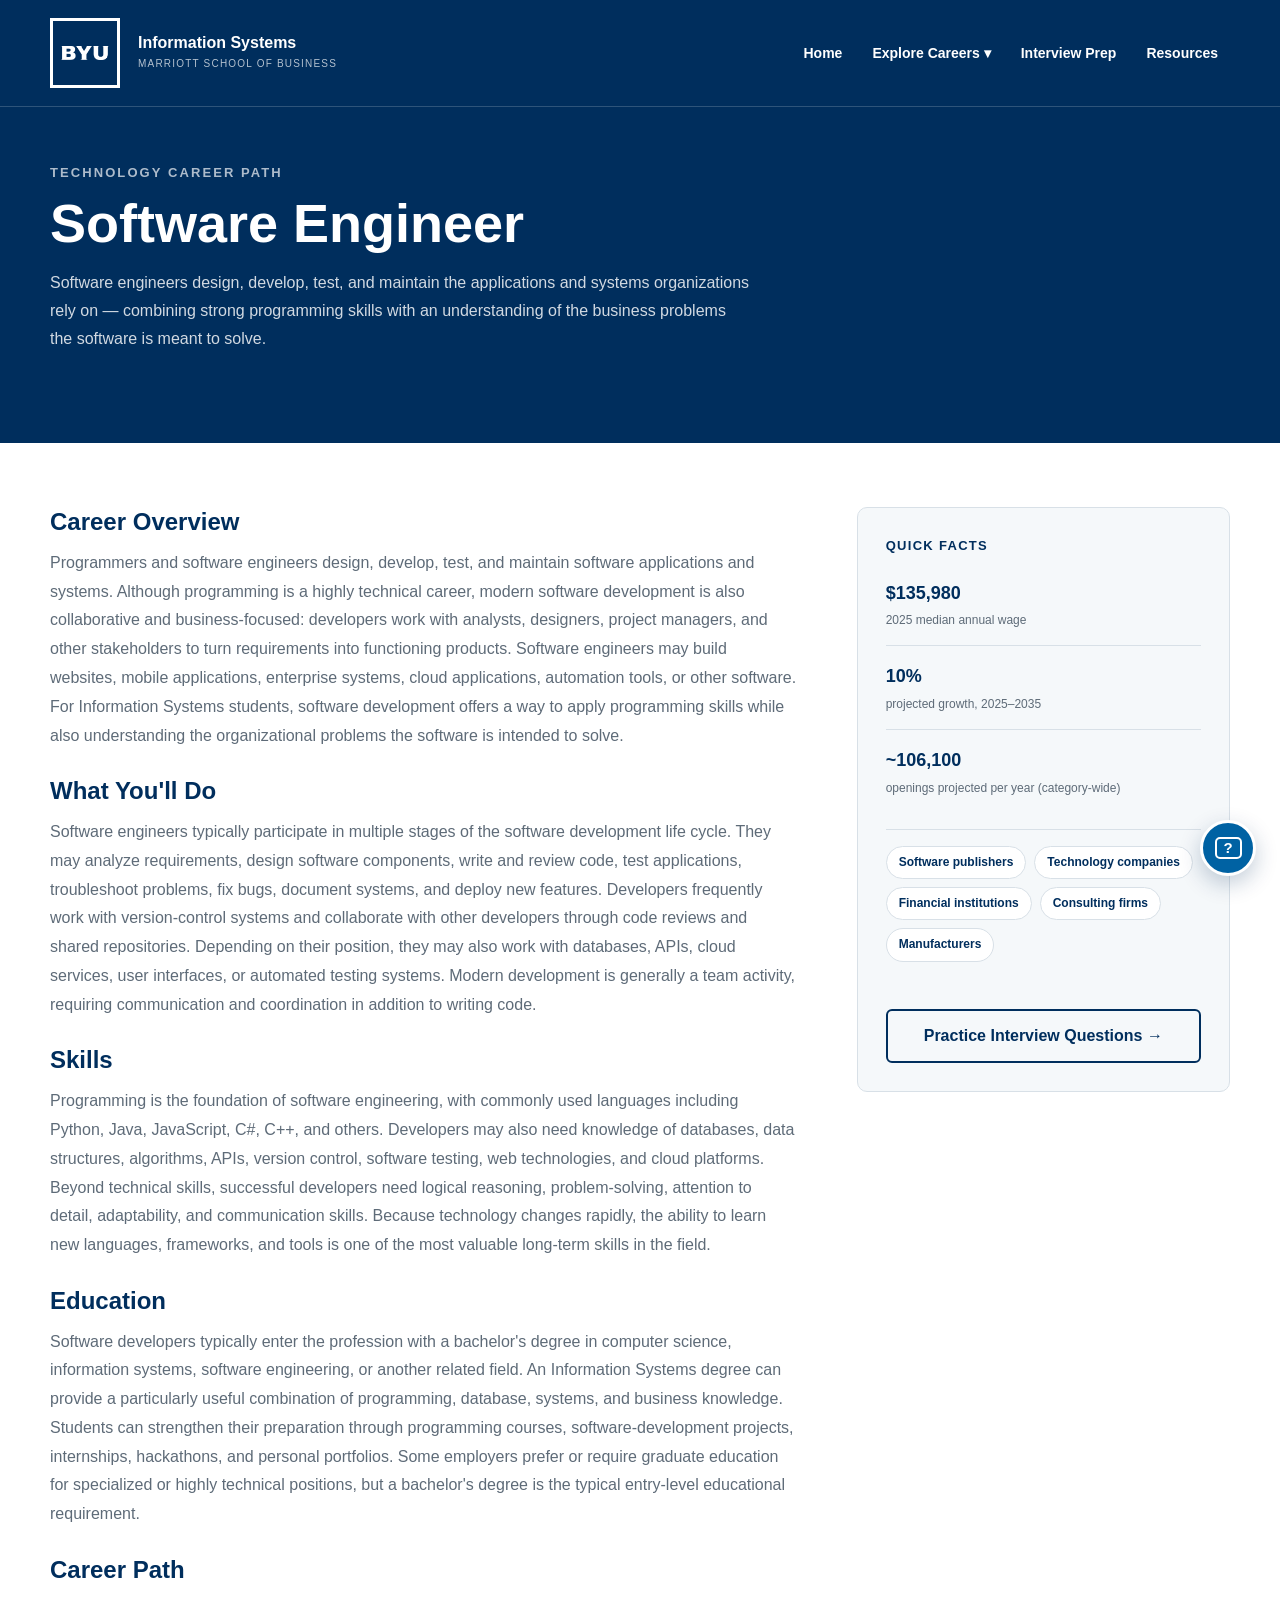
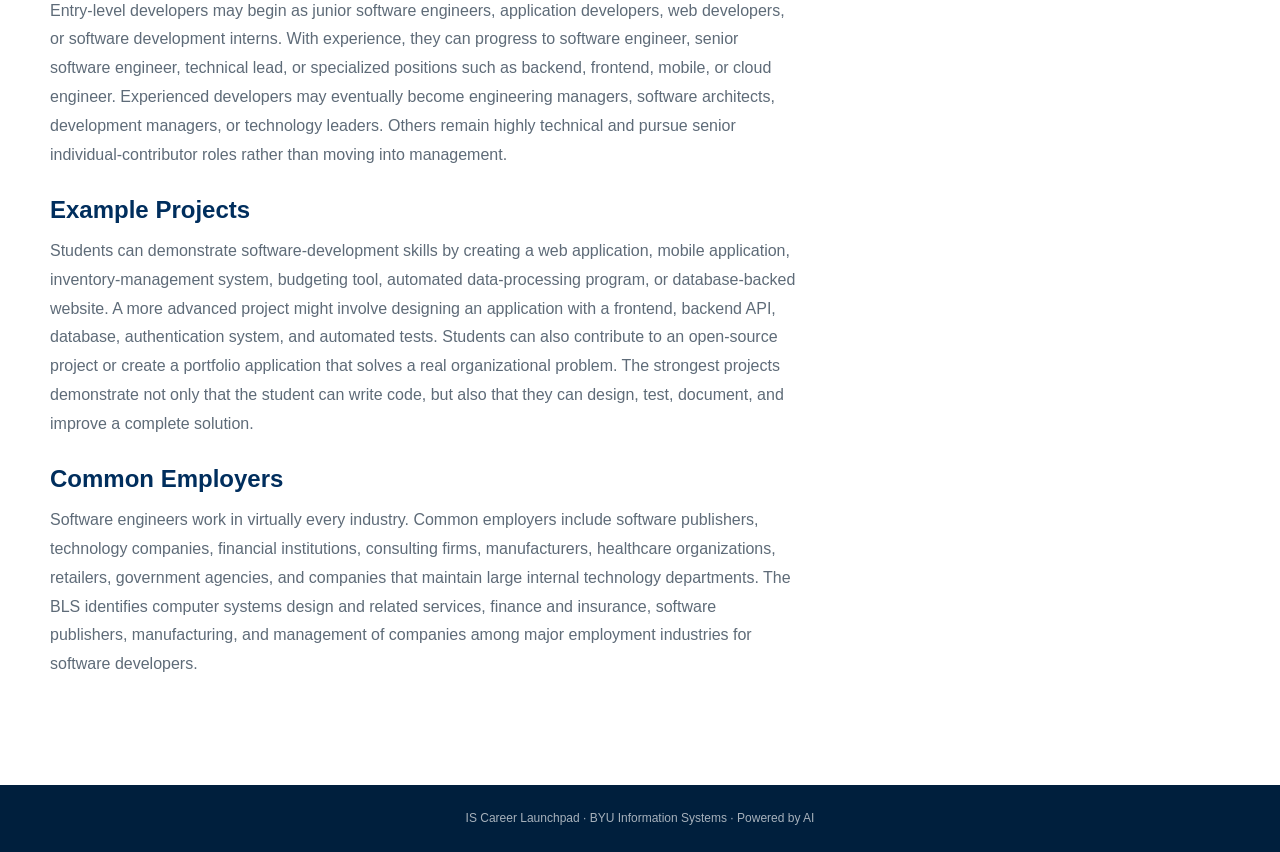
<file: programming.html>
<!DOCTYPE html>
<html lang="en">
<head>
  <link rel="icon" type="image/png" href="images/medallionblue.png">
  <meta charset="UTF-8" />
  <meta name="viewport" content="width=device-width, initial-scale=1.0" />
  <title>Software Engineer · IS Career Launchpad</title>
  <link rel="stylesheet" href="styles.css" />
</head>

<body>
  <header>
    <nav class="navbar">
      <div class="container nav-inner">
        <a href="index.html" class="brand">
          <div class="brand-mark">
            <img
              src="images/byulogo.png"
              alt="BYU Logo"
              class="byu-logo"
            />
          </div>

          <div>
            <div class="brand-title">Information Systems</div>
            <div class="brand-subtitle">Marriott School of Business</div>
          </div>
        </a>

        <div class="nav-links">
          <a href="index.html">Home</a>

          <div class="nav-dropdown">
            <a href="index.html#careers" class="dropdown-toggle">

              Explore Careers ▾
            </a>

            <div class="dropdown-menu">
              <!--PROGRAMMING-->
              <a href="security.html">Security Analyst</a>
              <a href="ba.html">Business Analyst</a>
              <a href="audit.html">IT Auditor</a>
            </div>
          </div>

          <a href="interview.html">Interview Prep</a>
          <a href="resources.html">Resources</a>

        </div>

      </div>
    </nav>

    <section class="page-hero">
      <div class="container">
        
        <div class="eyebrow">Technology Career Path</div>
        <h1>Software Engineer</h1>
        <p>
          Software engineers design, develop, test, and maintain the applications and systems
          organizations rely on — combining strong programming skills with an understanding of
          the business problems the software is meant to solve.
        </p>
        <br>
      </div>
    </section>
  </header>

  <main>
    <section class="detail-section">
      <div class="container detail-layout">
        <article class="detail-article">
          <h2>Career Overview</h2>
          <p>
            Programmers and software engineers design, develop, test, and maintain software
            applications and systems. Although programming is a highly technical career, modern
            software development is also collaborative and business-focused: developers work with
            analysts, designers, project managers, and other stakeholders to turn requirements
            into functioning products. Software engineers may build websites, mobile applications,
            enterprise systems, cloud applications, automation tools, or other software. For
            Information Systems students, software development offers a way to apply programming
            skills while also understanding the organizational problems the software is intended
            to solve.
          </p>
          <br>

          <h2>What You'll Do</h2>
          <p>
            Software engineers typically participate in multiple stages of the software
            development life cycle. They may analyze requirements, design software components,
            write and review code, test applications, troubleshoot problems, fix bugs, document
            systems, and deploy new features. Developers frequently work with version-control
            systems and collaborate with other developers through code reviews and shared
            repositories. Depending on their position, they may also work with databases, APIs,
            cloud services, user interfaces, or automated testing systems. Modern development is
            generally a team activity, requiring communication and coordination in addition to
            writing code.
          </p>
          <br>

          <h2>Skills</h2>
          <p>
            Programming is the foundation of software engineering, with commonly used languages
            including Python, Java, JavaScript, C#, C++, and others. Developers may also need
            knowledge of databases, data structures, algorithms, APIs, version control, software
            testing, web technologies, and cloud platforms. Beyond technical skills, successful
            developers need logical reasoning, problem-solving, attention to detail, adaptability,
            and communication skills. Because technology changes rapidly, the ability to learn new
            languages, frameworks, and tools is one of the most valuable long-term skills in the
            field.
          </p>
          <br>

          <h2>Education</h2>
          <p>
            Software developers typically enter the profession with a bachelor's degree in
            computer science, information systems, software engineering, or another related
            field. An Information Systems degree can provide a particularly useful combination of
            programming, database, systems, and business knowledge. Students can strengthen their
            preparation through programming courses, software-development projects, internships,
            hackathons, and personal portfolios. Some employers prefer or require graduate
            education for specialized or highly technical positions, but a bachelor's degree is
            the typical entry-level educational requirement.
          </p>
          <br>

          <h2>Career Path</h2>
          <p>
            Entry-level developers may begin as junior software engineers, application developers,
            web developers, or software development interns. With experience, they can progress
            to software engineer, senior software engineer, technical lead, or specialized
            positions such as backend, frontend, mobile, or cloud engineer. Experienced developers
            may eventually become engineering managers, software architects, development managers,
            or technology leaders. Others remain highly technical and pursue senior
            individual-contributor roles rather than moving into management.
          </p>
          <br>

          <h2>Example Projects</h2>
          <p>
            Students can demonstrate software-development skills by creating a web application,
            mobile application, inventory-management system, budgeting tool, automated
            data-processing program, or database-backed website. A more advanced project might
            involve designing an application with a frontend, backend API, database, authentication
            system, and automated tests. Students can also contribute to an open-source project or
            create a portfolio application that solves a real organizational problem. The strongest
            projects demonstrate not only that the student can write code, but also that they can
            design, test, document, and improve a complete solution.
          </p>
          <br>

          <h2>Common Employers</h2>
          <p>
            Software engineers work in virtually every industry. Common employers include software
            publishers, technology companies, financial institutions, consulting firms,
            manufacturers, healthcare organizations, retailers, government agencies, and companies
            that maintain large internal technology departments. The BLS identifies computer systems
            design and related services, finance and insurance, software publishers, manufacturing,
            and management of companies among major employment industries for software developers.
          </p>
          <br>
        </article>

        <aside class="quick-facts">
          <h3>Quick Facts</h3>

          <div class="fact-row">
            <span class="fact-value">$135,980</span>
            <span class="fact-label">2025 median annual wage</span>
          </div>

          <div class="fact-row">
            <span class="fact-value">10%</span>
            <span class="fact-label">projected growth, 2025–2035</span>
          </div>

          <div class="fact-row">
            <span class="fact-value">~106,100</span>
            <span class="fact-label">openings projected per year (category-wide)</span>
          </div>

          <div class="tag-list">
            <span>Software publishers</span>
            <span>Technology companies</span>
            <span>Financial institutions</span>
            <span>Consulting firms</span>
            <span>Manufacturers</span>
          </div>
          <br>

          <a href="interview.html" class="cta-button-outline"> Practice Interview Questions → </a>
        </aside>
      </div>
    </section>
  </main>

<footer>
  IS Career Launchpad · BYU Information Systems · Powered by AI
</footer>

  <div class="chatbot" data-chatbot>
    <div class="chatbot-panel" data-chatbot-panel hidden>
      <div class="chatbot-header"><div><span class="chatbot-kicker">IS Career Guide</span><h2>Ask about IS</h2></div><button class="chatbot-close" type="button" data-chatbot-close aria-label="Close chat">x</button></div>
      <div class="chatbot-messages" data-chatbot-messages aria-live="polite"><div class="chatbot-message chatbot-message-bot">Hi! I can help you find IS career paths, recruiting resources, and BYU Information Systems links.</div></div>
      <div class="chatbot-suggestions" data-chatbot-suggestions><button type="button" data-chatbot-question="What careers can I explore?">Career paths</button><button type="button" data-chatbot-question="Where can I find BYU IS?">BYU IS</button><button type="button" data-chatbot-question="How should I prepare for recruiting?">Recruiting prep</button></div>
      <form class="chatbot-form" data-chatbot-form><label class="sr-only" for="chatbotInput">Ask a question</label><input id="chatbotInput" data-chatbot-input type="text" placeholder="Ask a question..." autocomplete="off" /><button type="submit" aria-label="Send question">&#8594;</button></form><p class="chatbot-note">For official details, follow the links in my answers.</p>
    </div>
    <button class="chatbot-launcher" type="button" data-chatbot-open aria-label="Open IS Career Guide chat"><span class="chatbot-launcher-icon" aria-hidden="true">?</span><span class="chatbot-tooltip">Ask the IS Career Guide</span></button>
  </div>
  <script src="chatbot.js"></script>
</body>
</html>
</file>
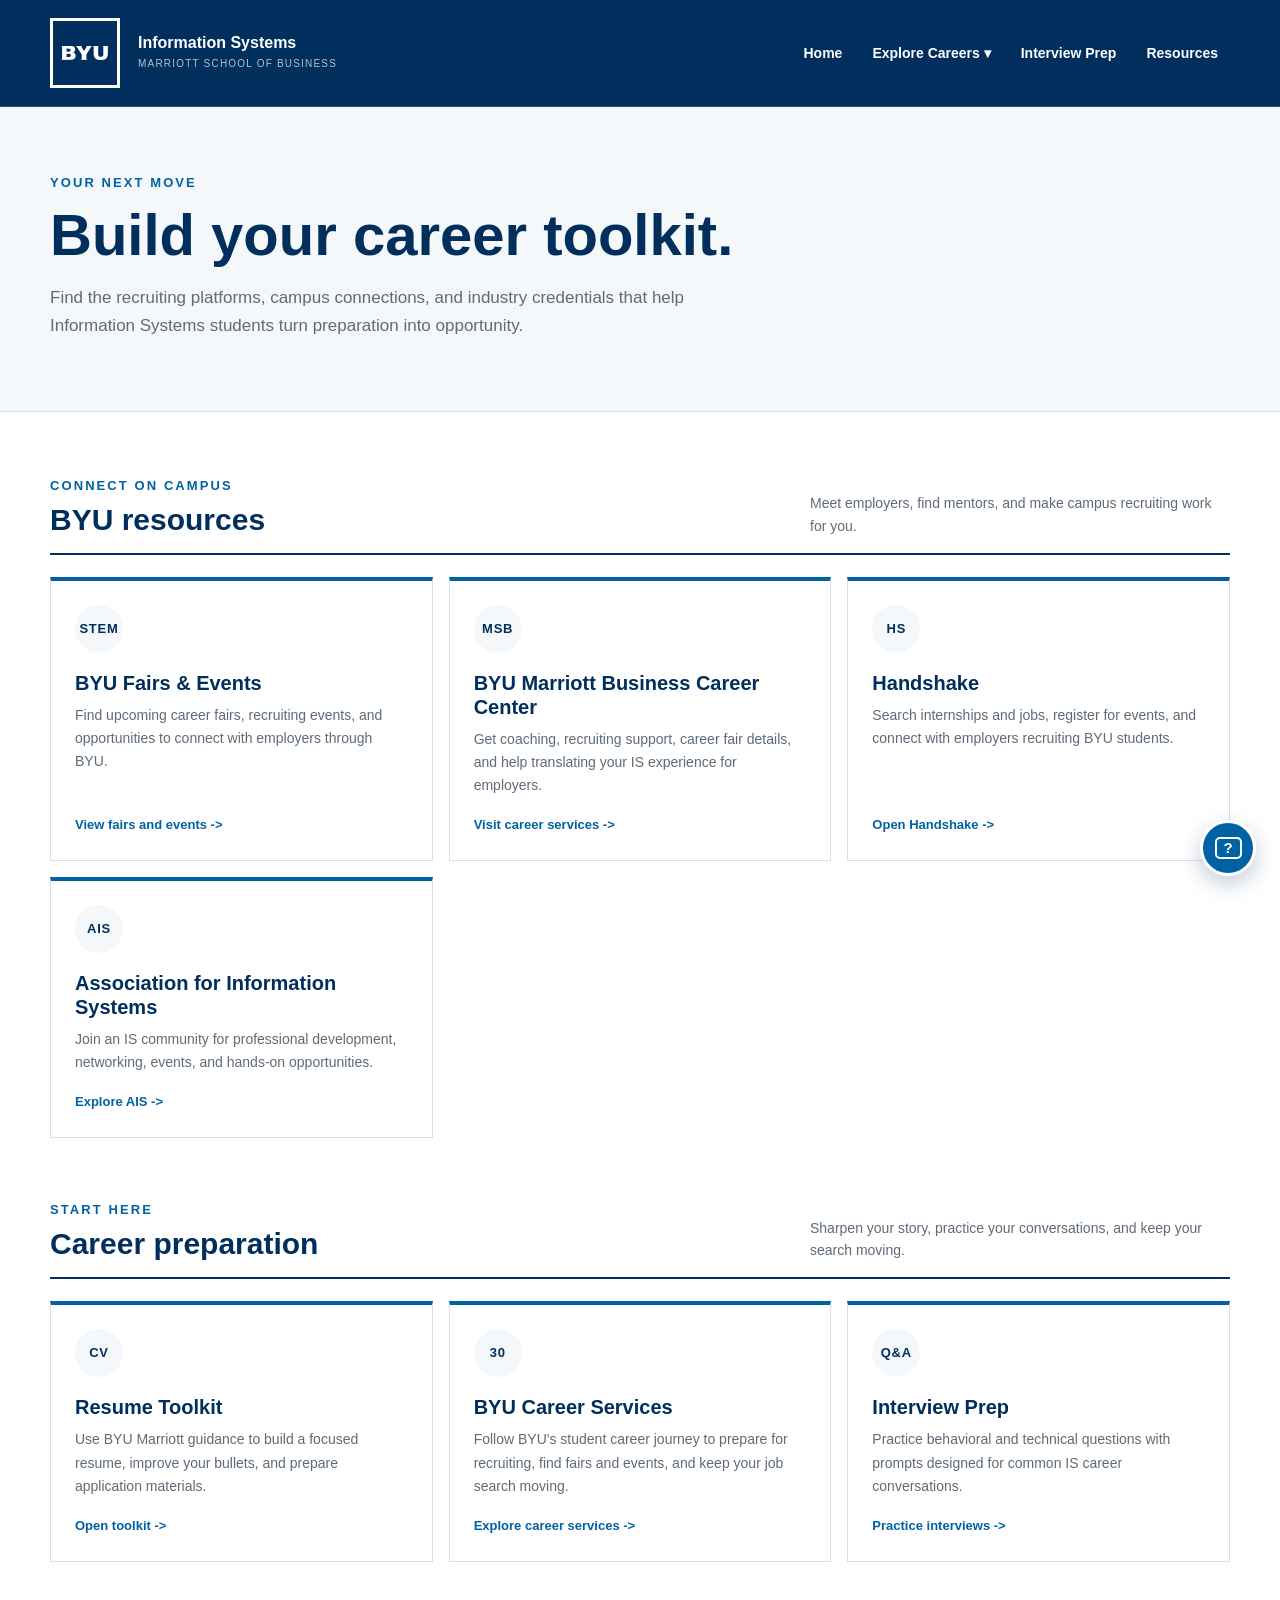
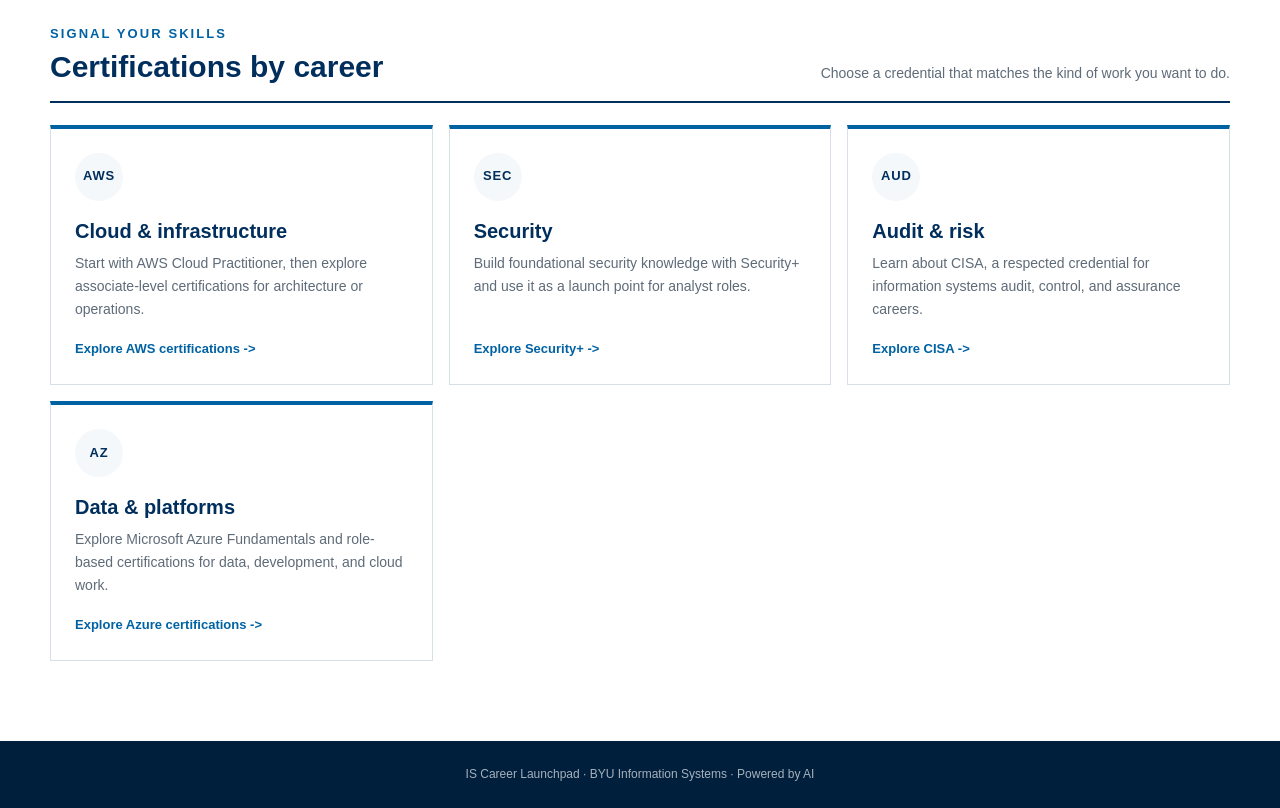
<file: resources.html>
<!DOCTYPE html>
<html lang="en">
<head>
  <link rel="icon" type="image/png" href="images/medallionblue.png">
  <meta charset="UTF-8" />
  <meta name="viewport" content="width=device-width, initial-scale=1.0" />
  <title>Resources | IS Career Launchpad</title>
  <link rel="stylesheet" href="styles.css" />
</head>

<body>
  <header>
    <nav class="navbar">
      <div class="container nav-inner">
        <a href="index.html" class="brand">
          <div class="brand-mark">
            <img src="images/byulogo.png" alt="BYU Logo" class="byu-logo" />
          </div>
          <div>
            <div class="brand-title">Information Systems</div>
            <div class="brand-subtitle">Marriott School of Business</div>
          </div>
        </a>

        <div class="nav-links">
          <a href="index.html">Home</a>
          <div class="nav-dropdown">
            <a href="index.html#careers" class="dropdown-toggle">Explore Careers &#9662;</a>
            <div class="dropdown-menu">
              <a href="programming.html">Software Engineer</a>
              <a href="security.html">Security Analyst</a>
              <a href="ba.html">Business Analyst</a>
              <a href="audit.html">IT Auditor</a>
            </div>
          </div>
          <a href="interview.html">Interview Prep</a>
          <a href="resources.html" aria-current="page">Resources</a>
        </div>
      </div>
    </nav>

    <section class="resources-hero">
      <div class="container">
        <div class="eyebrow">Your next move</div>
        <h1>Build your career toolkit.</h1>
        <p>Find the recruiting platforms, campus connections, and industry credentials that help Information Systems students turn preparation into opportunity.</p>
      </div>
    </section>
  </header>

  <main class="resources-section">
    <div class="container">
      <section class="resource-group" aria-labelledby="byu-title">
        <div class="resource-group-heading">
          <div>
            <div class="eyebrow">Connect on campus</div>
            <h2 id="byu-title">BYU resources</h2>
          </div>
          <p>Meet employers, find mentors, and make campus recruiting work for you.</p>
        </div>
        <div class="resource-grid">
          <a class="resource-card" href="https://careers.byu.edu/students/fairs-and-events" target="_blank" rel="noopener noreferrer">
            <span class="resource-icon" aria-hidden="true">STEM</span>
            <h3>BYU Fairs &amp; Events</h3>
            <p>Find upcoming career fairs, recruiting events, and opportunities to connect with employers through BYU.</p>
            <span class="resource-link">View fairs and events</span>
          </a>
          <a class="resource-card" href="https://marriott.byu.edu/stories/business-career-center" target="_blank" rel="noopener noreferrer">
            <span class="resource-icon" aria-hidden="true">MSB</span>
            <h3>BYU Marriott Business Career Center</h3>
            <p>Get coaching, recruiting support, career fair details, and help translating your IS experience for employers.</p>
            <span class="resource-link">Visit career services</span>
          </a>
          <a class="resource-card" href="https://app.joinhandshake.com/" target="_blank" rel="noopener noreferrer">
            <span class="resource-icon" aria-hidden="true">HS</span>
            <h3>Handshake</h3>
            <p>Search internships and jobs, register for events, and connect with employers recruiting BYU students.</p>
            <span class="resource-link">Open Handshake</span>
          </a>
          <a class="resource-card" href="https://marriott.byu.edu/infosys/get-involved/student-organizations/ais/" target="_blank" rel="noopener noreferrer">
            <span class="resource-icon" aria-hidden="true">AIS</span>
            <h3>Association for Information Systems</h3>
            <p>Join an IS community for professional development, networking, events, and hands-on opportunities.</p>
            <span class="resource-link">Explore AIS</span>
          </a>
        </div>
      </section>

      <section class="resource-group" aria-labelledby="career-prep-title">
        <div class="resource-group-heading">
          <div>
            <div class="eyebrow">Start here</div>
            <h2 id="career-prep-title">Career preparation</h2>
          </div>
          <p>Sharpen your story, practice your conversations, and keep your search moving.</p>
        </div>
        <div class="resource-grid">
          <a class="resource-card" href="https://marriott.byu.edu/stories/student-experiences/resume-builder" target="_blank" rel="noopener noreferrer">
            <span class="resource-icon" aria-hidden="true">CV</span>
            <h3>Resume Toolkit</h3>
            <p>Use BYU Marriott guidance to build a focused resume, improve your bullets, and prepare application materials.</p>
            <span class="resource-link">Open toolkit</span>
          </a>
          <a class="resource-card" href="https://careers.byu.edu/students" target="_blank" rel="noopener noreferrer">
            <span class="resource-icon" aria-hidden="true">30</span>
            <h3>BYU Career Services</h3>
            <p>Follow BYU's student career journey to prepare for recruiting, find fairs and events, and keep your job search moving.</p>
            <span class="resource-link">Explore career services</span>
          </a>
          <a class="resource-card" href="interview.html">
            <span class="resource-icon" aria-hidden="true">Q&amp;A</span>
            <h3>Interview Prep</h3>
            <p>Practice behavioral and technical questions with prompts designed for common IS career conversations.</p>
            <span class="resource-link">Practice interviews</span>
          </a>
        </div>
      </section>

      <section class="resource-group" aria-labelledby="certifications-title">
        <div class="resource-group-heading">
          <div>
            <div class="eyebrow">Signal your skills</div>
            <h2 id="certifications-title">Certifications by career</h2>
          </div>
          <p>Choose a credential that matches the kind of work you want to do.</p>
        </div>
        <div class="resource-grid">
          <a class="resource-card" href="https://aws.amazon.com/certification/" target="_blank" rel="noopener noreferrer">
            <span class="resource-icon" aria-hidden="true">AWS</span>
            <h3>Cloud &amp; infrastructure</h3>
            <p>Start with AWS Cloud Practitioner, then explore associate-level certifications for architecture or operations.</p>
            <span class="resource-link">Explore AWS certifications</span>
          </a>
          <a class="resource-card" href="https://www.comptia.org/certifications/security" target="_blank" rel="noopener noreferrer">
            <span class="resource-icon" aria-hidden="true">SEC</span>
            <h3>Security</h3>
            <p>Build foundational security knowledge with Security+ and use it as a launch point for analyst roles.</p>
            <span class="resource-link">Explore Security+</span>
          </a>
          <a class="resource-card" href="https://www.isaca.org/credentialing/cisa" target="_blank" rel="noopener noreferrer">
            <span class="resource-icon" aria-hidden="true">AUD</span>
            <h3>Audit &amp; risk</h3>
            <p>Learn about CISA, a respected credential for information systems audit, control, and assurance careers.</p>
            <span class="resource-link">Explore CISA</span>
          </a>
          <a class="resource-card" href="https://learn.microsoft.com/en-us/credentials/certifications/azure-fundamentals/" target="_blank" rel="noopener noreferrer">
            <span class="resource-icon" aria-hidden="true">AZ</span>
            <h3>Data &amp; platforms</h3>
            <p>Explore Microsoft Azure Fundamentals and role-based certifications for data, development, and cloud work.</p>
            <span class="resource-link">Explore Azure certifications</span>
          </a>
        </div>
      </section>
    </div>
  </main>

<footer>
  IS Career Launchpad · BYU Information Systems · Powered by AI
</footer>

  <div class="chatbot" data-chatbot>
    <div class="chatbot-panel" data-chatbot-panel hidden>
      <div class="chatbot-header">
        <div>
          <span class="chatbot-kicker">IS Career Guide</span>
          <h2 id="chatbotTitle">Ask about IS</h2>
        </div>
        <button class="chatbot-close" type="button" data-chatbot-close aria-label="Close chat">x</button>
      </div>
      <div class="chatbot-messages" data-chatbot-messages aria-live="polite">
        <div class="chatbot-message chatbot-message-bot">Hi! I can help you find IS career paths, recruiting resources, and BYU Information Systems links.</div>
      </div>
      <div class="chatbot-suggestions" data-chatbot-suggestions>
        <button type="button" data-chatbot-question="What careers can I explore?">Career paths</button>
        <button type="button" data-chatbot-question="Where can I find BYU IS?">BYU IS</button>
        <button type="button" data-chatbot-question="How should I prepare for recruiting?">Recruiting prep</button>
      </div>
      <form class="chatbot-form" data-chatbot-form>
        <label class="sr-only" for="chatbotInput">Ask a question</label>
        <input id="chatbotInput" data-chatbot-input type="text" placeholder="Ask a question..." autocomplete="off" />
        <button type="submit" aria-label="Send question">&#8594;</button>
      </form>
      <p class="chatbot-note">For official details, follow the links in my answers.</p>
    </div>
    <button class="chatbot-launcher" type="button" data-chatbot-open aria-label="Open IS Career Guide chat">
      <span class="chatbot-launcher-icon" aria-hidden="true">?</span>
      <span class="chatbot-tooltip">Ask the IS Career Guide</span>
    </button>
  </div>

  <script src="chatbot.js"></script>
</body>
</html>
</file>
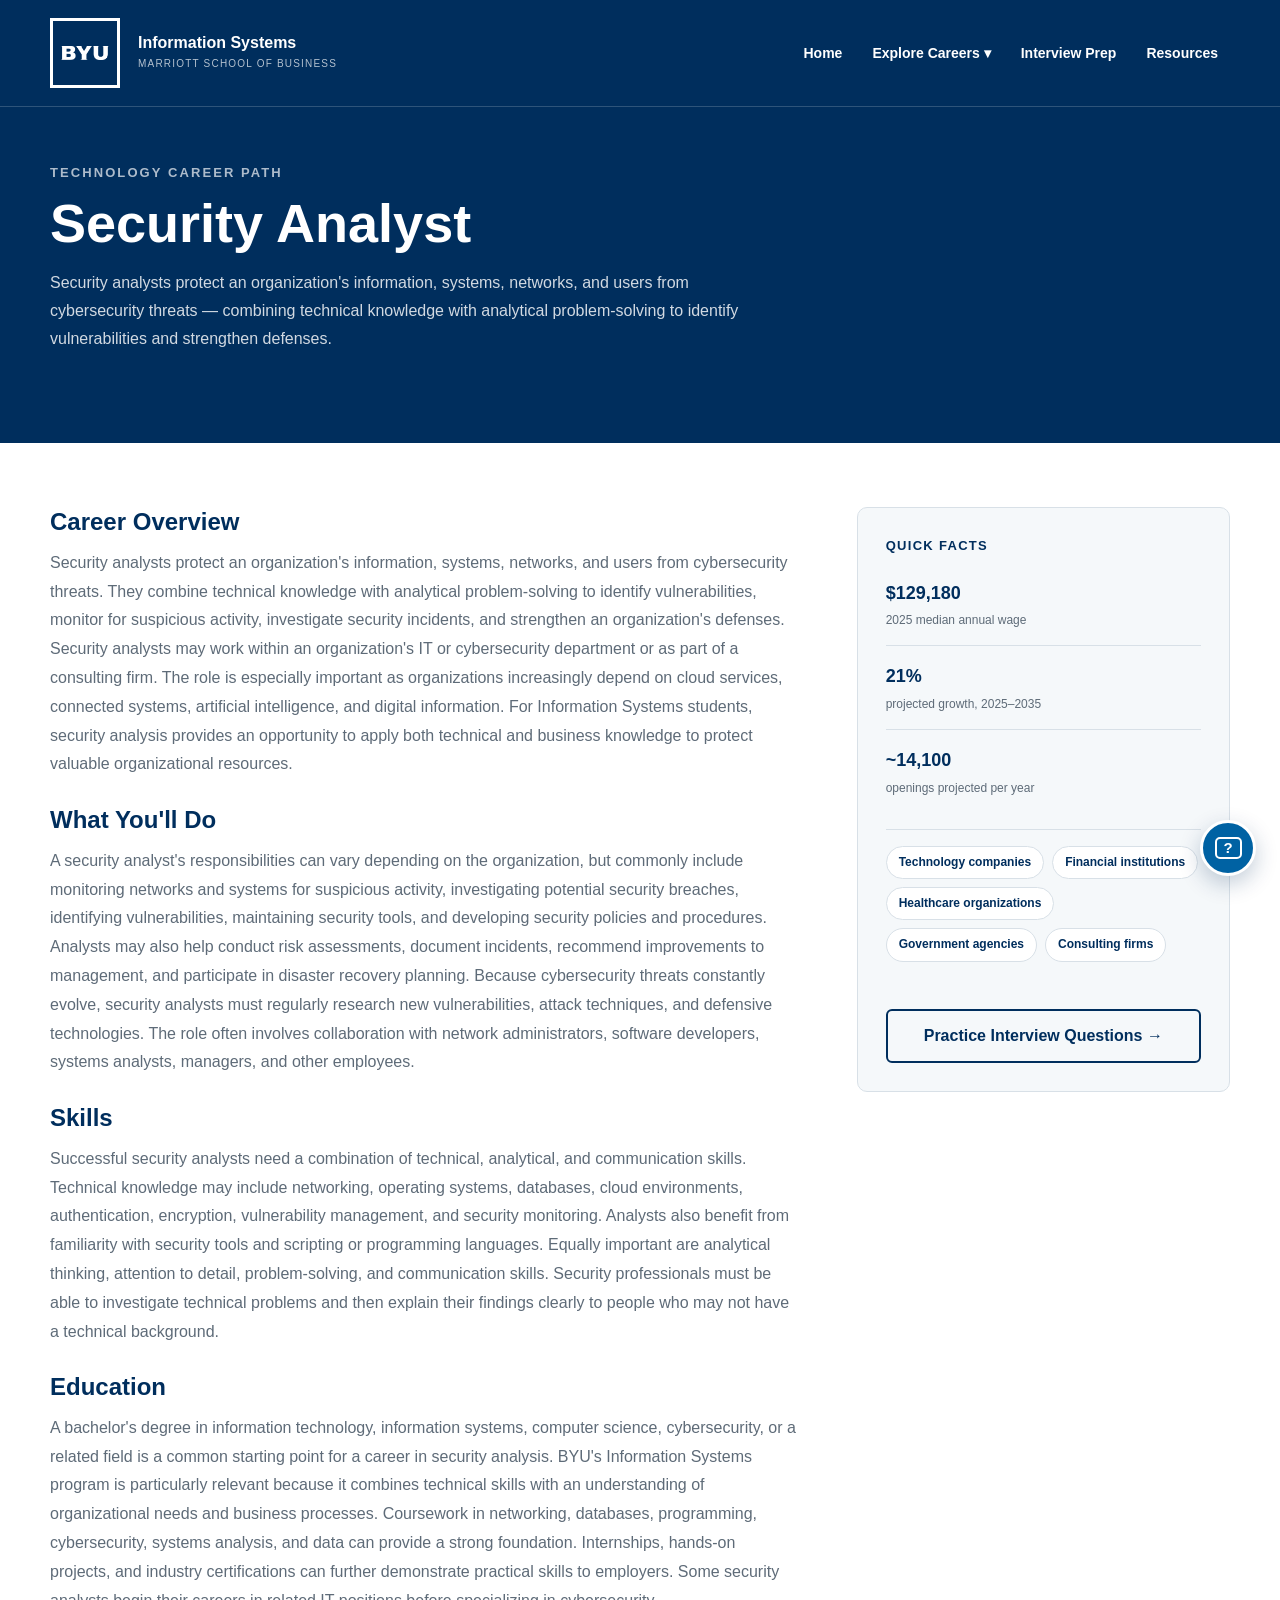
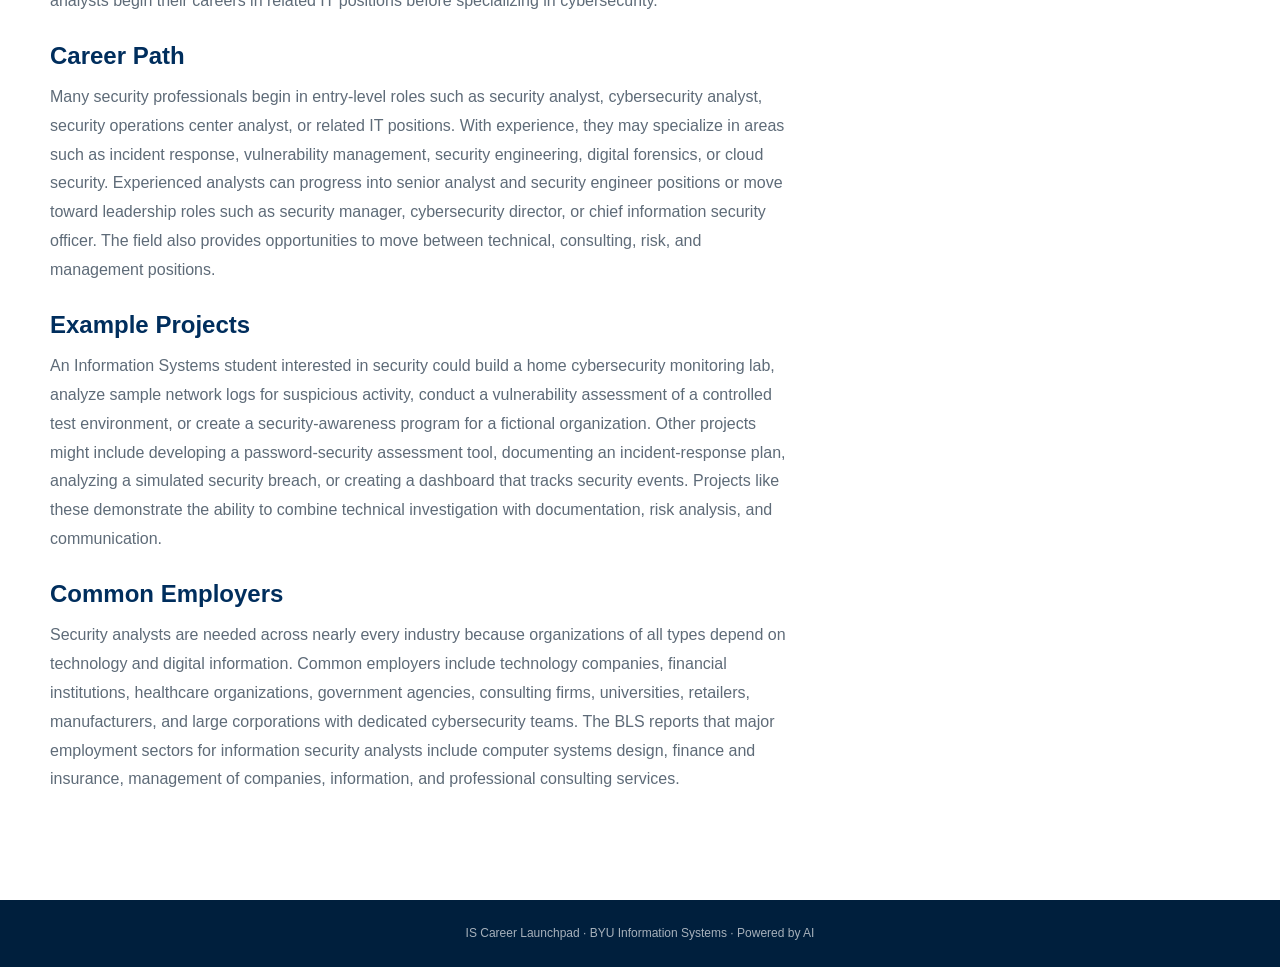
<file: security.html>
<!DOCTYPE html>
<html lang="en">
<head>
  <link rel="icon" type="image/png" href="images/medallionblue.png">
  <meta charset="UTF-8" />
  <meta name="viewport" content="width=device-width, initial-scale=1.0" />
  <title>Security Analyst · IS Career Launchpad</title>
  <link rel="stylesheet" href="styles.css" />
</head>

<body>
  <header>
    <nav class="navbar">
      <div class="container nav-inner">
        <a href="index.html" class="brand">
          <div class="brand-mark">
            <img
              src="images/byulogo.png"
              alt="BYU Logo"
              class="byu-logo"
            />
          </div>

          <div>
            <div class="brand-title">Information Systems</div>
            <div class="brand-subtitle">Marriott School of Business</div>
          </div>
        </a>

        <div class="nav-links">
          <a href="index.html">Home</a>

          <div class="nav-dropdown">
            <a href="index.html#careers" class="dropdown-toggle">
              Explore Careers ▾
            </a>

            <div class="dropdown-menu">
              <a href="programming.html">Software Engineer</a>
              <!--SECUTIRY-->
              <a href="ba.html">Business Analyst</a>
              <a href="audit.html">IT Auditor</a>
            </div>
          </div>

          <a href="interview.html">Interview Prep</a>
          <a href="resources.html">Resources</a>

        </div>

      </div>
    </nav>

    <section class="page-hero">
      <div class="container">
        
        <div class="eyebrow">Technology Career Path</div>
        <h1>Security Analyst</h1>
        <p>
          Security analysts protect an organization's information, systems, networks, and
          users from cybersecurity threats — combining technical knowledge with analytical
          problem-solving to identify vulnerabilities and strengthen defenses.
        </p>
        <br>
      </div>
    </section>
  </header>

  <main>
    <section class="detail-section">
      <div class="container detail-layout">
        <article class="detail-article">
          <h2>Career Overview</h2>
          <p>
            Security analysts protect an organization's information, systems, networks, and users
            from cybersecurity threats. They combine technical knowledge with analytical
            problem-solving to identify vulnerabilities, monitor for suspicious activity,
            investigate security incidents, and strengthen an organization's defenses. Security
            analysts may work within an organization's IT or cybersecurity department or as part
            of a consulting firm. The role is especially important as organizations increasingly
            depend on cloud services, connected systems, artificial intelligence, and digital
            information. For Information Systems students, security analysis provides an
            opportunity to apply both technical and business knowledge to protect valuable
            organizational resources.
          </p>
          <br>

          <h2>What You'll Do</h2>
          <p>
            A security analyst's responsibilities can vary depending on the organization, but
            commonly include monitoring networks and systems for suspicious activity,
            investigating potential security breaches, identifying vulnerabilities, maintaining
            security tools, and developing security policies and procedures. Analysts may also
            help conduct risk assessments, document incidents, recommend improvements to
            management, and participate in disaster recovery planning. Because cybersecurity
            threats constantly evolve, security analysts must regularly research new
            vulnerabilities, attack techniques, and defensive technologies. The role often
            involves collaboration with network administrators, software developers, systems
            analysts, managers, and other employees.
          </p>
          <br>

          <h2>Skills</h2>
          <p>
            Successful security analysts need a combination of technical, analytical, and
            communication skills. Technical knowledge may include networking, operating systems,
            databases, cloud environments, authentication, encryption, vulnerability management,
            and security monitoring. Analysts also benefit from familiarity with security tools
            and scripting or programming languages. Equally important are analytical thinking,
            attention to detail, problem-solving, and communication skills. Security professionals
            must be able to investigate technical problems and then explain their findings clearly
            to people who may not have a technical background.
          </p>
          <br>

          <h2>Education</h2>
          <p>
            A bachelor's degree in information technology, information systems, computer science,
            cybersecurity, or a related field is a common starting point for a career in security
            analysis. BYU's Information Systems program is particularly relevant because it
            combines technical skills with an understanding of organizational needs and business
            processes. Coursework in networking, databases, programming, cybersecurity, systems
            analysis, and data can provide a strong foundation. Internships, hands-on projects, and
            industry certifications can further demonstrate practical skills to employers. Some
            security analysts begin their careers in related IT positions before specializing in
            cybersecurity.
          </p>
          <br>

          <h2>Career Path</h2>
          <p>
            Many security professionals begin in entry-level roles such as security analyst,
            cybersecurity analyst, security operations center analyst, or related IT positions.
            With experience, they may specialize in areas such as incident response, vulnerability
            management, security engineering, digital forensics, or cloud security. Experienced
            analysts can progress into senior analyst and security engineer positions or move
            toward leadership roles such as security manager, cybersecurity director, or chief
            information security officer. The field also provides opportunities to move between
            technical, consulting, risk, and management positions.
          </p>
          <br>

          <h2>Example Projects</h2>
          <p>
            An Information Systems student interested in security could build a home cybersecurity
            monitoring lab, analyze sample network logs for suspicious activity, conduct a
            vulnerability assessment of a controlled test environment, or create a
            security-awareness program for a fictional organization. Other projects might include
            developing a password-security assessment tool, documenting an incident-response plan,
            analyzing a simulated security breach, or creating a dashboard that tracks security
            events. Projects like these demonstrate the ability to combine technical investigation
            with documentation, risk analysis, and communication.
          </p>
          <br>

          <h2>Common Employers</h2>
          <p>
            Security analysts are needed across nearly every industry because organizations of all
            types depend on technology and digital information. Common employers include technology
            companies, financial institutions, healthcare organizations, government agencies,
            consulting firms, universities, retailers, manufacturers, and large corporations with
            dedicated cybersecurity teams. The BLS reports that major employment sectors for
            information security analysts include computer systems design, finance and insurance,
            management of companies, information, and professional consulting services.
          </p>
          <br>
        </article>

        <aside class="quick-facts">
          <h3>Quick Facts</h3>

          <div class="fact-row">
            <span class="fact-value">$129,180</span>
            <span class="fact-label">2025 median annual wage</span>
          </div>

          <div class="fact-row">
            <span class="fact-value">21%</span>
            <span class="fact-label">projected growth, 2025–2035</span>
          </div>

          <div class="fact-row">
            <span class="fact-value">~14,100</span>
            <span class="fact-label">openings projected per year</span>
          </div>

          <div class="tag-list">
            <span>Technology companies</span>
            <span>Financial institutions</span>
            <span>Healthcare organizations</span>
            <span>Government agencies</span>
            <span>Consulting firms</span>
          </div>
          <br>        
          <a href="interview.html" class="cta-button-outline"> Practice Interview Questions → </a>
        </aside>
      </div>
    </section>
  </main>

<footer>
  IS Career Launchpad · BYU Information Systems · Powered by AI
</footer>

  <div class="chatbot" data-chatbot>
    <div class="chatbot-panel" data-chatbot-panel hidden>
      <div class="chatbot-header"><div><span class="chatbot-kicker">IS Career Guide</span><h2>Ask about IS</h2></div><button class="chatbot-close" type="button" data-chatbot-close aria-label="Close chat">x</button></div>
      <div class="chatbot-messages" data-chatbot-messages aria-live="polite"><div class="chatbot-message chatbot-message-bot">Hi! I can help you find IS career paths, recruiting resources, and BYU Information Systems links.</div></div>
      <div class="chatbot-suggestions" data-chatbot-suggestions><button type="button" data-chatbot-question="What careers can I explore?">Career paths</button><button type="button" data-chatbot-question="Where can I find BYU IS?">BYU IS</button><button type="button" data-chatbot-question="How should I prepare for recruiting?">Recruiting prep</button></div>
      <form class="chatbot-form" data-chatbot-form><label class="sr-only" for="chatbotInput">Ask a question</label><input id="chatbotInput" data-chatbot-input type="text" placeholder="Ask a question..." autocomplete="off" /><button type="submit" aria-label="Send question">&#8594;</button></form><p class="chatbot-note">For official details, follow the links in my answers.</p>
    </div>
    <button class="chatbot-launcher" type="button" data-chatbot-open aria-label="Open IS Career Guide chat"><span class="chatbot-launcher-icon" aria-hidden="true">?</span><span class="chatbot-tooltip">Ask the IS Career Guide</span></button>
  </div>
  <script src="chatbot.js"></script>
</body>
</html>
</file>
<file: styles.css>
:root {
      --navy: #002E5D;
      --blue: #0062A3;
      --white: #FFFFFF;
      --text: #243746;
      --muted: #5E6B78;
      --border: #D8E0E7;
      --soft: #F5F8FA;
      --max-width: 1180px;
    }

    * {
      box-sizing: border-box;
      margin: 0;
      padding: 0;
    }

    html {
      scroll-behavior: smooth;
    }

    body {
      font-family: Arial, Helvetica, sans-serif;
      color: var(--text);
      background: var(--white);
      line-height: 1.6;
    }

    button,
    a {
      font: inherit;
    }

    a {
      color: inherit;
      text-decoration: none;
    }

    button {
      cursor: pointer;
    }

    .container {
      width: min(var(--max-width), calc(100% - 40px));
      margin: 0 auto;
    }

    /* NAV */
    .navbar {
      background: var(--navy);
      color: var(--white);
      border-bottom: 1px solid rgba(255, 255, 255, 0.18);
      position: sticky;
      top: 0;
      z-index: 1000;
    }

    .nav-inner {
      min-height: 78px;
      display: flex;
      align-items: center;
      justify-content: space-between;
      gap: 24px;

      padding: 18px 0;

    }

.brand {
  display: flex;
  align-items: center;
  gap: 18px;
}
  

.brand-mark {
  width: 70px;
  height: 70px;
  border: 3px solid white;

  display: flex;
  align-items: center;
  justify-content: center;

  padding: 8px;
}


    .brand-title {
      font-weight: 700;
      line-height: 1.15;
    }

    .brand-subtitle {
      margin-top: 4px;
      font-size: 10px;
      letter-spacing: 0.12em;
      text-transform: uppercase;
      opacity: 0.7;
    }

    .nav-links {
      display: flex;
      align-items: center;
      gap: 6px;
      flex-wrap: wrap;
    }

    .nav-links a {
      padding: 10px 12px;
      border-radius: 5px;
      font-size: 14px;
      font-weight: 600;
      transition: background 0.2s ease;
    }

    .nav-links a:hover {
      background: rgba(255,255,255,0.1);
    }

    /* HERO */
    .hero {
      background: var(--navy);
      color: white;
      padding: 56px 0 62px;
    }

    .eyebrow {
      font-size: 13px;
      font-weight: 700;
      letter-spacing: 0.16em;
      text-transform: uppercase;
      color: var(--blue);
    }

    .hero .eyebrow {
      color: rgba(255,255,255,0.68);
    }

    .hero h1 {
      max-width: 820px;
      margin-top: 12px;
      font-size: clamp(42px, 6vw, 68px);
      line-height: 1.05;
      color: white;
    }

    .hero p {
      max-width: 690px;
      margin-top: 22px;
      font-size: 17px;
      line-height: 1.75;
      color: rgba(255,255,255,0.82);
    }

    .hero-actions {
      display: flex;
      align-items: center;
      gap: 14px;
      margin-top: 28px;
    }

    .hero-actions .primary-button {
      margin-top: 0;
    }

    .primary-button {
      display: inline-block;
      margin-top: 28px;
      padding: 13px 20px;
      background: white;
      color: var(--navy);
      border: none;
      border-radius: 6px;
      font-weight: 700;
    }

    .secondary-button {
      display: inline-block;
      padding: 11px 20px;
      border: 2px solid rgba(255, 255, 255, 0.92);
      border-radius: 6px;
      color: white;
      text-decoration: none;
      font-weight: 700;
      transition:
        transform .2s ease,
        background .2s ease,
        color .2s ease,
        box-shadow .2s ease;
    }

    .secondary-button:hover {
      background: white;
      color: var(--navy);
      transform: translateY(-2px);
      box-shadow: 0 8px 18px rgba(0, 0, 0, 0.12);
    }

    /* WHAT IS IS */
    .intro {
      padding: 72px 0;
    }

    .intro-grid {
      display: grid;
      grid-template-columns: 1fr 1fr;
      gap: 70px;
      align-items: center;
    }

    .intro h2,
    .career-section h2,
    .interview-cta h2 {
      color: var(--navy);
      font-size: clamp(30px, 4vw, 42px);
      line-height: 1.15;
    }

    .intro h2 {
      margin-top: 9px;
    }

    .intro p {
      margin-top: 18px;
      color: var(--muted);
      line-height: 1.8;
    }

    .intro-callout {
      border-left: 4px solid var(--blue);
      padding-left: 28px;
    }

    .intro-callout > p {
      margin-top: 0;
      font-size: 21px;
      font-weight: 700;
      color: var(--navy);
      line-height: 1.55;
    }

    .side-types {
      display: grid;
      grid-template-columns: 1fr 1fr;
      gap: 20px;
      margin-top: 28px;
    }

    .side-type {
      border-top: 2px solid var(--navy);
      padding-top: 12px;
    }

    .side-type strong {
      display: block;
      color: var(--navy);
      font-size: 14px;
      letter-spacing: 0.08em;
    }

    .side-type span {
      display: block;
      margin-top: 5px;
      color: var(--muted);
      font-size: 13px;
    }

    /* CAREERS */
    .career-section {
      border-top: 1px solid var(--border);
      padding: 72px 0 82px;
    }

    .section-heading {
      text-align: center;
    }

    .section-heading h2 {
      margin-top: 8px;
    }

    .section-heading p {
      max-width: 620px;
      margin: 14px auto 0;
      color: var(--muted);
    }

    .career-map {
      max-width: 900px;
      margin: 46px auto 0;
    }

    .degree-box {
      width: fit-content;
      margin: 0 auto;
      padding: 16px 34px;
      border-radius: 6px;
      background: var(--navy);
      color: white;
      text-align: center;
    }

    .degree-box small {
      display: block;
      font-size: 10px;
      letter-spacing: 0.16em;
      text-transform: uppercase;
      opacity: 0.65;
    }

    .degree-box strong {
      display: block;
      margin-top: 4px;
      font-size: 20px;
    }

    .tree-stem {
      width: 1px;
      height: 38px;
      margin: 0 auto;
      background: #8497A8;
    }

    .tree-branch {
      width: 52%;
      height: 1px;
      margin: 0 auto;
      background: #8497A8;
    }

    .category-grid {
      width: 52%;
      margin: 0 auto;
      display: grid;
      grid-template-columns: 1fr 1fr;
    }

    .category-drop {
      width: 1px;
      height: 34px;
      margin: 0 auto;
      background: #8497A8;
    }

    .career-columns {
      display: grid;
      grid-template-columns: 1fr 1fr;
      gap: 46px;
    }

    .category-title {
      width: fit-content;
      margin: 0 auto;
      padding: 8px 24px;
      border: 2px solid var(--navy);
      border-radius: 999px;
      color: var(--navy);
      background: white;
      font-size: 13px;
      font-weight: 700;
      letter-spacing: 0.1em;
      text-transform: uppercase;
    }

    .category-line {
      width: 1px;
      height: 28px;
      margin: 0 auto;
      background: #8497A8;
    }

    .category-split {
      width: 50%;
      height: 1px;
      margin: 0 auto;
      background: #8497A8;
    }

    .card-drops {
      display: grid;
      grid-template-columns: 1fr 1fr;
    }

    .card-drop {
      width: 1px;
      height: 23px;
      margin: 0 auto;
      background: #8497A8;
    }

    .career-cards {
      display: grid;
      grid-template-columns: 1fr 1fr;
      gap: 12px;
    }

    .career-card {
      min-height: 112px;
      padding: 18px;
      background: white;
      border: 2px solid var(--border);
      border-radius: 7px;
      text-align: left;
      transition: border-color .2s ease, transform .2s ease, box-shadow .2s ease;
    }

    .career-card:hover,
    .career-card.active {
      border-color: var(--blue);
      transform: translateY(-2px);
      box-shadow: 0 8px 20px rgba(0,46,93,0.10);
    }

    .career-card strong {
      display: block;
      color: var(--navy);
      font-size: 15px;
      line-height: 1.3;
    }

    .career-card span {
      display: block;
      margin-top: 7px;
      color: var(--muted);
      font-size: 12px;
    }

    /* CAREER PREVIEW */
    .career-preview {
      max-width: 720px;
      margin: 34px auto 0;
      padding: 28px;
      border-radius: 8px;
      background: var(--navy);
      color: white;
      display: none;
      animation: fadeIn .2s ease;
    }

    .career-preview.visible {
      display: block;
    }

    @keyframes fadeIn {
      from {
        opacity: 0;
        transform: translateY(8px);
      }
      to {
        opacity: 1;
        transform: translateY(0);
      }
    }

    .career-preview .preview-label {
      font-size: 11px;
      font-weight: 700;
      letter-spacing: 0.15em;
      text-transform: uppercase;
      color: rgba(255,255,255,0.6);
    }

    .career-preview h3 {
      margin-top: 5px;
      font-size: 28px;
      color: white;
    }

    .career-preview p {
      margin-top: 12px;
      color: rgba(255,255,255,0.8);
    }

    .preview-tools {
      margin-top: 14px;
      font-weight: 700;
      color: white;
    }

    .preview-link {
      display: inline-block;
      margin-top: 22px;
      padding: 11px 16px;
      border-radius: 5px;
      background: white;
      color: var(--navy);
      font-weight: 700;
    }

    /* INTERVIEW CTA */
    .interview-cta {
      background: var(--navy);
      color: white;
      padding: 60px 0;
    }

    .cta-inner {
      display: flex;
      justify-content: space-between;
      align-items: center;
      gap: 40px;
    }

    .interview-cta .eyebrow {
      color: rgba(255,255,255,0.65);
    }

    .interview-cta h2 {
      margin-top: 8px;
      color: white;
    }

    .interview-cta p {
      max-width: 650px;
      margin-top: 14px;
      color: rgba(255,255,255,0.78);
    }

    .cta-button {
      flex-shrink: 0;
      padding: 13px 20px;
      border: none;
      border-radius: 6px;
      background: white;
      color: var(--navy);
      font-weight: 700;
    }

    footer {
      padding: 24px 0;
      background: #001F3D;
      color: rgba(255,255,255,0.65);
      text-align: center;
      font-size: 12px;
    }

        /* CHATBOT */

        .sr-only {
          position: absolute;
          width: 1px;
          height: 1px;
          padding: 0;
          margin: -1px;
          overflow: hidden;
          clip: rect(0, 0, 0, 0);
          white-space: nowrap;
          border: 0;
        }

        .chatbot {
          position: fixed;
          right: 24px;
          bottom: 24px;
          z-index: 1100;
        }

        .chatbot-panel {
          position: absolute;
          right: 0;
          bottom: 76px;
          width: min(380px, calc(100vw - 32px));
          overflow: hidden;
          border: 1px solid var(--border);
          border-radius: 8px;
          background: white;
          box-shadow: 0 16px 42px rgba(0, 31, 61, 0.22);
          animation: chatbotRise .2s ease;
        }

        .chatbot-panel[hidden] {
          display: none;
        }

        @keyframes chatbotRise {
          from { opacity: 0; transform: translateY(10px); }
          to { opacity: 1; transform: translateY(0); }
        }

        .chatbot-header {
          display: flex;
          align-items: flex-start;
          justify-content: space-between;
          padding: 18px 20px;
          background: var(--navy);
          color: white;
        }

        .chatbot-kicker {
          color: rgba(255,255,255,0.65);
          font-size: 10px;
          font-weight: 700;
          letter-spacing: .14em;
          text-transform: uppercase;
        }

        .chatbot-header h2 {
          margin-top: 3px;
          color: white;
          font-size: 22px;
          line-height: 1.2;
        }

        .chatbot-close {
          width: 28px;
          height: 28px;
          border: 1px solid rgba(255,255,255,0.35);
          border-radius: 50%;
          background: transparent;
          color: white;
          font-size: 16px;
          line-height: 1;
        }

        .chatbot-messages {
          display: flex;
          max-height: 270px;
          min-height: 116px;
          flex-direction: column;
          gap: 10px;
          overflow-y: auto;
          padding: 16px;
          background: var(--soft);
        }

        .chatbot-message {
          max-width: 88%;
          padding: 10px 12px;
          border-radius: 6px;
          font-size: 13px;
          line-height: 1.55;
        }

        .chatbot-message-bot {
          align-self: flex-start;
          border: 1px solid var(--border);
          background: white;
          color: var(--text);
        }

        .chatbot-message-user {
          align-self: flex-end;
          background: var(--blue);
          color: white;
        }

        .chatbot-message a {
          color: var(--blue);
          font-weight: 700;
          text-decoration: underline;
        }

        .chatbot-message-user a {
          color: white;
        }

        .chatbot-suggestions {
          display: flex;
          gap: 6px;
          overflow-x: auto;
          padding: 12px 16px 0;
        }

        .chatbot-suggestions button {
          flex: 0 0 auto;
          padding: 7px 9px;
          border: 1px solid var(--border);
          border-radius: 4px;
          background: white;
          color: var(--navy);
          font-size: 11px;
          font-weight: 700;
        }

        .chatbot-suggestions button:hover {
          border-color: var(--blue);
          color: var(--blue);
        }

        .chatbot-form {
          display: flex;
          gap: 8px;
          padding: 12px 16px 0;
        }

        .chatbot-form input {
          min-width: 0;
          flex: 1;
          padding: 10px 11px;
          border: 1px solid var(--border);
          border-radius: 5px;
          color: var(--text);
          font-size: 13px;
        }

        .chatbot-form input:focus {
          outline: 2px solid rgba(0, 98, 163, .25);
          border-color: var(--blue);
        }

        .chatbot-form button {
          width: 40px;
          border: 0;
          border-radius: 5px;
          background: var(--navy);
          color: white;
          font-size: 20px;
        }

        .chatbot-note {
          padding: 8px 16px 14px;
          color: var(--muted);
          font-size: 10px;
        }

        .chatbot-launcher {
          position: relative;
          display: flex;
          width: 56px;
          height: 56px;
          align-items: center;
          justify-content: center;
          border: 3px solid white;
          border-radius: 50%;
          background: var(--blue);
          color: white;
          box-shadow: 0 8px 22px rgba(0, 46, 93, .24);
        }

        .chatbot-launcher-icon {
          display: block;
          width: 27px;
          height: 22px;
          border: 2px solid white;
          border-radius: 5px;
          font-size: 15px;
          font-weight: 800;
          line-height: 18px;
        }

        .chatbot-tooltip {
          position: absolute;
          right: 68px;
          width: max-content;
          padding: 7px 9px;
          border-radius: 4px;
          background: var(--navy);
          color: white;
          font-size: 11px;
          font-weight: 700;
          opacity: 0;
          pointer-events: none;
          transform: translateX(5px);
          transition: opacity .2s ease, transform .2s ease;
        }

        .chatbot-launcher:hover .chatbot-tooltip,
        .chatbot-launcher:focus-visible .chatbot-tooltip {
          opacity: 1;
          transform: translateX(0);
        }

        @media (max-width: 520px) {
          .chatbot {
            right: 16px;
            bottom: 16px;
          }

          .chatbot-panel {
            right: -4px;
            bottom: 70px;
          }
        }

    @media (max-width: 820px) {
      .nav-inner,
      .cta-inner {
        align-items: flex-start;
        flex-direction: column;
      }

      .intro-grid,
      .career-columns {
        grid-template-columns: 1fr;
      }

      .tree-branch,
      .category-grid {
        display: none;
      }

      .career-columns {
        margin-top: 30px;
      }

      .category-line,
      .category-split,
      .card-drops {
        display: none;
      }

      .career-cards {
        margin-top: 16px;
      }

      .hero {
        padding-top: 52px;
      }
    }

    @media (max-width: 520px) {
      .career-cards,
      .side-types {
        grid-template-columns: 1fr;
      }

      .nav-links {
        gap: 2px;
      }

      .nav-links a {
        padding: 8px 7px;
        font-size: 12px;
      }
    }

.byu-logo {
  width: 100%;
  height: 100%;
  object-fit: contain;
  display: block;
}

/* NAV DROPDOWN */

.nav-dropdown {
  position: relative;
}

.dropdown-toggle {
  display: block;
}

.dropdown-menu {
  position: absolute;
  top: 100%;
  left: 0;

  min-width: 210px;

  padding: 8px 0;

  background: white;

  border-radius: 6px;

  box-shadow: 0 10px 25px rgba(0, 46, 93, 0.18);

  opacity: 0;
  visibility: hidden;

  transform: translateY(8px);

  transition:
    opacity 0.2s ease,
    transform 0.2s ease,
    visibility 0.2s ease;

  z-index: 1000;
}

.dropdown-menu a {
  display: block;

  padding: 11px 16px;

  color: var(--navy);

  font-size: 14px;
  font-weight: 500;

  white-space: nowrap;
}

.dropdown-menu a:hover {
  background: var(--soft);
  color: var(--blue);
}

.nav-dropdown:hover .dropdown-menu {
  opacity: 1;
  visibility: visible;
  transform: translateY(0);
}

/* RESOURCES */

.resources-hero {
  padding: 66px 0 72px;
  background: var(--soft);
  border-bottom: 1px solid var(--border);
}

.resources-hero h1 {
  max-width: 760px;
  margin-top: 10px;
  color: var(--navy);
  font-size: clamp(38px, 5vw, 58px);
  line-height: 1.08;
}

.resources-hero p {
  max-width: 680px;
  margin-top: 18px;
  color: var(--muted);
  font-size: 17px;
}

.resources-section {
  padding: 64px 0 80px;
}

.resource-group + .resource-group {
  margin-top: 62px;
}

.resource-group-heading {
  display: flex;
  align-items: end;
  justify-content: space-between;
  gap: 24px;
  padding-bottom: 16px;
  border-bottom: 2px solid var(--navy);
}

.resource-group-heading h2 {
  margin-top: 6px;
  color: var(--navy);
  font-size: 30px;
  line-height: 1.15;
}

.resource-group-heading p {
  max-width: 420px;
  color: var(--muted);
  font-size: 14px;
}

.resource-grid {
  display: grid;
  grid-template-columns: repeat(3, 1fr);
  gap: 16px;
  margin-top: 22px;
}

.resource-card {
  display: flex;
  min-height: 220px;
  flex-direction: column;
  padding: 24px;
  border: 1px solid var(--border);
  border-top: 4px solid var(--blue);
  background: white;
  transition: border-color .2s ease, box-shadow .2s ease, transform .2s ease;
}

.resource-card:hover {
  border-color: var(--blue);
  box-shadow: 0 10px 24px rgba(0, 46, 93, 0.11);
  transform: translateY(-3px);
}

.resource-icon {
  display: flex;
  width: 48px;
  height: 48px;
  align-items: center;
  justify-content: center;
  border-radius: 50%;
  background: var(--soft);
  color: var(--navy);
  font-size: 13px;
  font-weight: 800;
  letter-spacing: .06em;
}

.resource-card h3 {
  margin-top: 18px;
  color: var(--navy);
  font-size: 20px;
  line-height: 1.2;
}

.resource-card p {
  margin-top: 9px;
  color: var(--muted);
  font-size: 14px;
  line-height: 1.65;
}

.resource-link {
  margin-top: auto;
  padding-top: 18px;
  color: var(--blue);
  font-size: 13px;
  font-weight: 700;
}

.resource-link::after {
  content: "  ->";
}

@media (max-width: 820px) {
  .resource-grid {
    grid-template-columns: repeat(2, 1fr);
  }

  .resource-group-heading {
    align-items: flex-start;
    flex-direction: column;
    gap: 8px;
  }
}

@media (max-width: 520px) {
  .resource-grid {
    grid-template-columns: 1fr;
  }

  .resources-hero {
    padding: 48px 0 56px;
  }
}

/* NAV DROPDOWN */

.nav-dropdown {
  position: relative;
}

.dropdown-toggle {
  display: block;
}

.dropdown-menu {
  position: absolute;
  top: 100%;
  left: 0;

  min-width: 210px;

  padding: 8px 0;

  background: white;

  border-radius: 6px;

  box-shadow: 0 10px 25px rgba(0, 46, 93, 0.18);

  opacity: 0;
  visibility: hidden;

  transform: translateY(8px);

  transition:
    opacity 0.2s ease,
    transform 0.2s ease,
    visibility 0.2s ease;

  z-index: 1000;
}

.dropdown-menu a {
  display: block;

  padding: 11px 16px;

  color: var(--navy);

  font-size: 14px;
  font-weight: 500;

  white-space: nowrap;
}

.dropdown-menu a:hover {
  background: var(--soft);
  color: var(--blue);
}

.nav-dropdown:hover .dropdown-menu {
  opacity: 1;
  visibility: visible;
  transform: translateY(0);
}


/* ============ DETAIL / DESCRIPTION PAGE STYLES ============ */

.page-hero {
  background: var(--navy);
  color: white;
  padding: 56px 0 64px;
}
.page-hero .eyebrow {
  color: rgba(255,255,255,0.68);
}
.page-hero h1 {
  margin-top: 10px;
  font-size: clamp(36px, 5vw, 54px);
  line-height: 1.1;
  color: white;
}
.page-hero p {
  max-width: 700px;
  margin-top: 16px;
  font-size: 16px;
  line-height: 1.75;
  color: rgba(255,255,255,0.82);
}

.detail-section {
  padding: 64px 0 80px;
}

.detail-layout {
  display: grid;
  grid-template-columns: 2fr 1fr;
  gap: 60px;
  align-items: start;
}

.detail-article h2 {
  color: var(--navy);
  font-size: 24px;
  line-height: 1.25;
}

.detail-article p {
  margin-top: 12px;
  color: var(--muted);
  line-height: 1.8;
}

.quick-facts {
  background: var(--soft);
  border: 1px solid var(--border);
  border-radius: 10px;
  padding: 28px;
  position: sticky;
  top: 24px;
}

.quick-facts h3 {
  color: var(--navy);
  font-size: 13px;
  font-weight: 700;
  letter-spacing: 0.1em;
  text-transform: uppercase;
  margin-bottom: 6px;
}

.fact-row {
  display: flex;
  flex-direction: column;
  padding: 16px 0;
  border-top: 1px solid var(--border);
}
.fact-row:first-of-type {
  border-top: none;
}

.fact-value {
  color: var(--navy);
  font-weight: 700;
  font-size: 18px;
}

.fact-label {
  margin-top: 4px;
  color: var(--muted);
  font-size: 12px;
  line-height: 1.5;
}

.tag-list {
  display: flex;
  flex-wrap: wrap;
  gap: 8px;
  margin-top: 16px;
  padding-top: 16px;
  border-top: 1px solid var(--border);
}

.tag-list span {
  padding: 6px 12px;
  background: white;
  border: 1px solid var(--border);
  border-radius: 999px;
  font-size: 12px;
  font-weight: 600;
  color: var(--navy);
}

.cta-button-outline {
  display: block;
  text-align: center;
  margin-top: 22px;
  padding: 12px 16px;
  border: 2px solid var(--navy);
  border-radius: 6px;
  color: var(--navy);
  font-weight: 700;
  transition: background .2s ease, color .2s ease;
}
.cta-button-outline:hover {
  background: var(--navy);
  color: white;
}

@media (max-width: 820px) {
  .detail-layout {
    grid-template-columns: 1fr;
  }
  .quick-facts {
    position: static;
  }
  .page-hero {
    padding-top: 44px;
  }
}

/* =========================================================
   POLISH: SUBTLE PAGE MOTION + HOVER STATES
   ========================================================= */

@keyframes pageEnter {
  from {
    opacity: 0;
  }
  to {
    opacity: 1;
  }
}

@keyframes contentRise {
  from {
    opacity: 0;
    transform: translateY(12px);
  }
  to {
    opacity: 1;
    transform: translateY(0);
  }
}

body {
  animation: pageEnter .35s ease-out both;
}

.hero .container,
.page-hero .container,
.resources-hero .container {
  animation: contentRise .48s ease-out both;
}

/* Navbar feels responsive without being flashy */
.nav-links a {
  position: relative;
  transition: background .2s ease, transform .2s ease, opacity .2s ease;
}

.nav-links > a:hover,
.nav-dropdown > a:hover {
  transform: translateY(-1px);
}

/* Primary buttons */
.primary-button,
.cta-button,
.cta-button-outline,
.submit-btn,
.reset-btn {
  transition:
    transform .2s ease,
    box-shadow .2s ease,
    background .2s ease,
    color .2s ease;
}

.primary-button:hover,
.cta-button:hover,
.submit-btn:hover,
.reset-btn:hover {
  transform: translateY(-2px);
  box-shadow: 0 8px 18px rgba(0, 46, 93, 0.16);
}

.primary-button:active,
.cta-button:active,
.cta-button-outline:active,
.submit-btn:active,
.reset-btn:active,
.career-card:active,
.resource-card:active {
  transform: translateY(0);
}

/* Career cards: clearer hover and selected state */
.career-card {
  transition:
    border-color .22s ease,
    transform .22s ease,
    box-shadow .22s ease,
    background .22s ease;
}

.career-card:hover {
  transform: translateY(-5px);
  box-shadow: 0 12px 26px rgba(0, 46, 93, 0.13);
}

.career-card.active {
  border-color: var(--blue);
  background: var(--soft);
  box-shadow: 0 10px 22px rgba(0, 46, 93, 0.12);
}

/* Resource cards */
.resource-card {
  transition:
    border-color .22s ease,
    transform .22s ease,
    box-shadow .22s ease;
}

.resource-card:hover {
  transform: translateY(-5px);
  box-shadow: 0 14px 28px rgba(0, 46, 93, 0.13);
}

/* Career detail sidebar gets a tiny lift on hover */
.quick-facts {
  transition: transform .22s ease, box-shadow .22s ease;
}

.quick-facts:hover {
  transform: translateY(-3px);
  box-shadow: 0 12px 26px rgba(0, 46, 93, 0.10);
}

/* Interview questions appear smoothly */
.question-block {
  animation: contentRise .35s ease-out both;
}

/* Make keyboard focus obvious and polished */
a:focus-visible,
button:focus-visible,
textarea:focus-visible {
  outline: 3px solid rgba(0, 98, 163, .35);
  outline-offset: 3px;
}

/* Respect users who prefer reduced motion */
@media (prefers-reduced-motion: reduce) {
  *,
  *::before,
  *::after {
    animation-duration: .01ms !important;
    animation-iteration-count: 1 !important;
    scroll-behavior: auto !important;
    transition-duration: .01ms !important;
  }
}

/* Interview career track spacing */
#careerSelect {
  margin-top: 32px;
}
</file>
